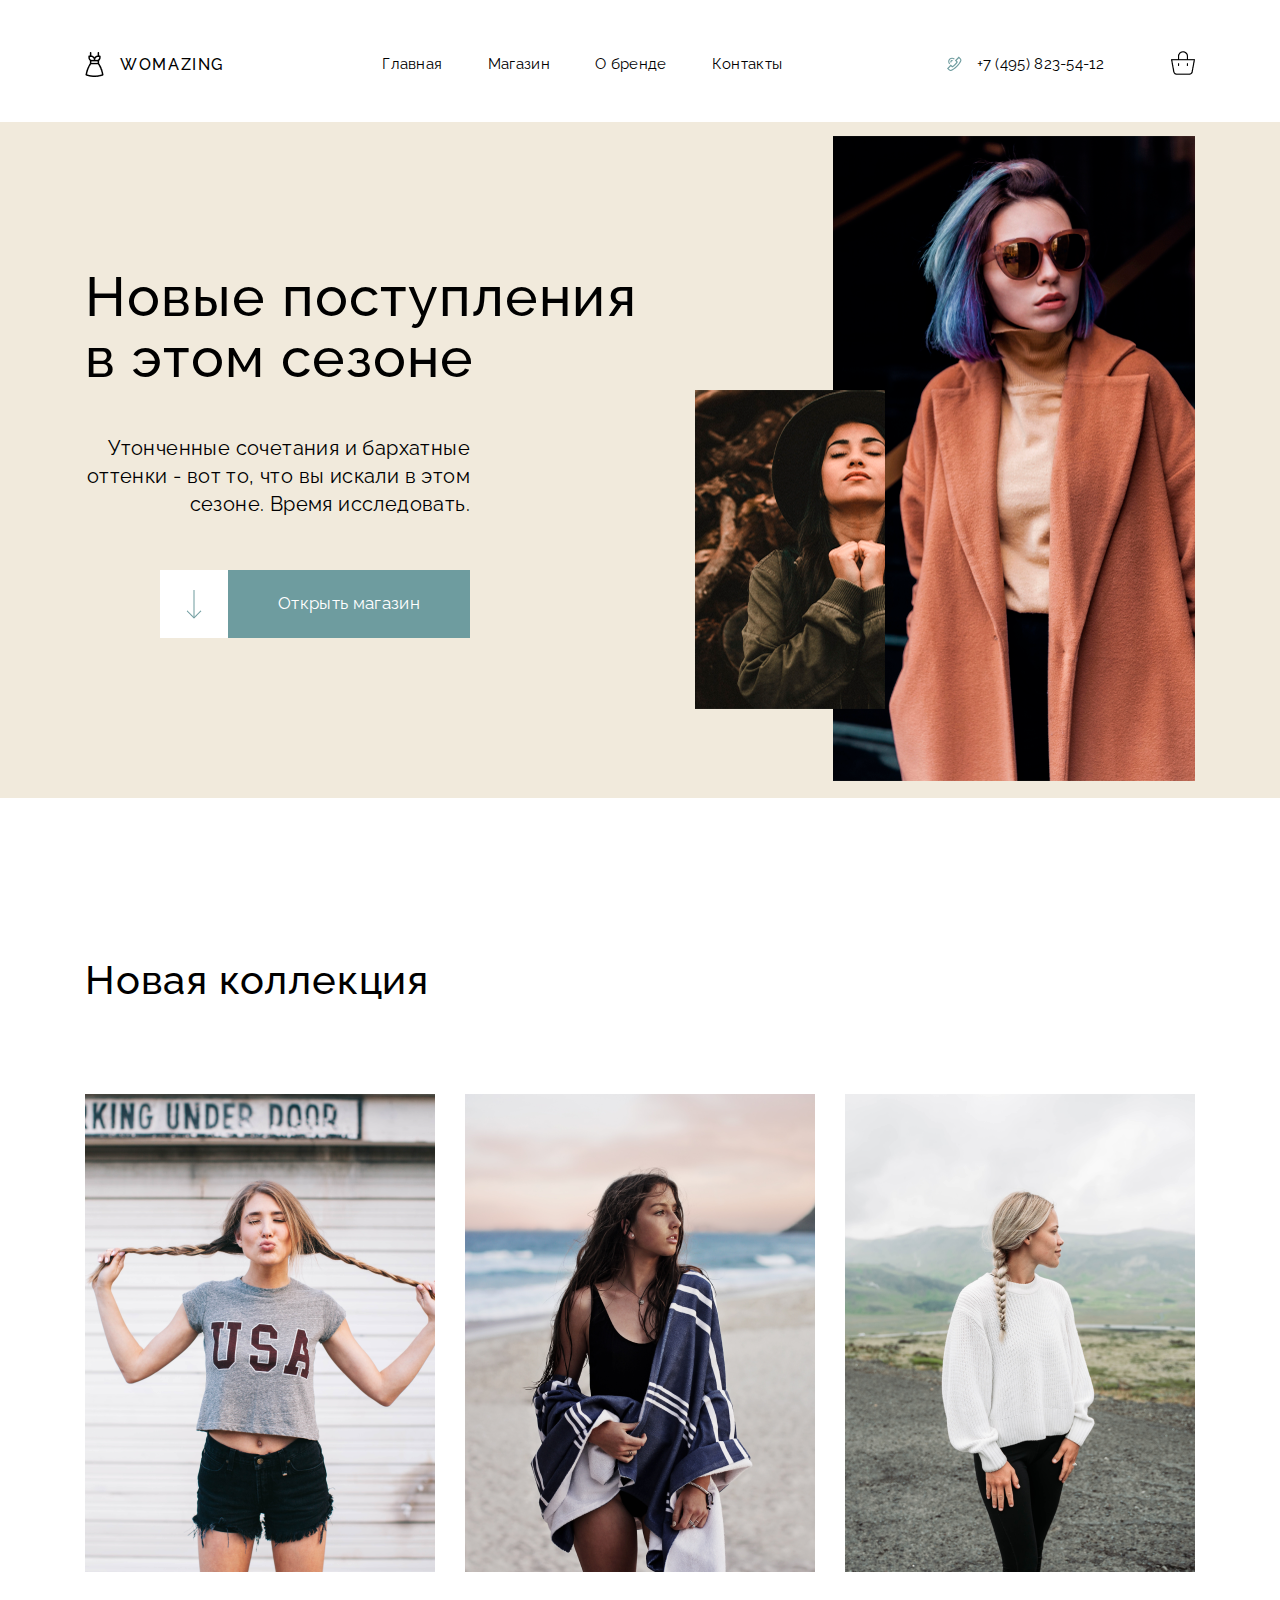
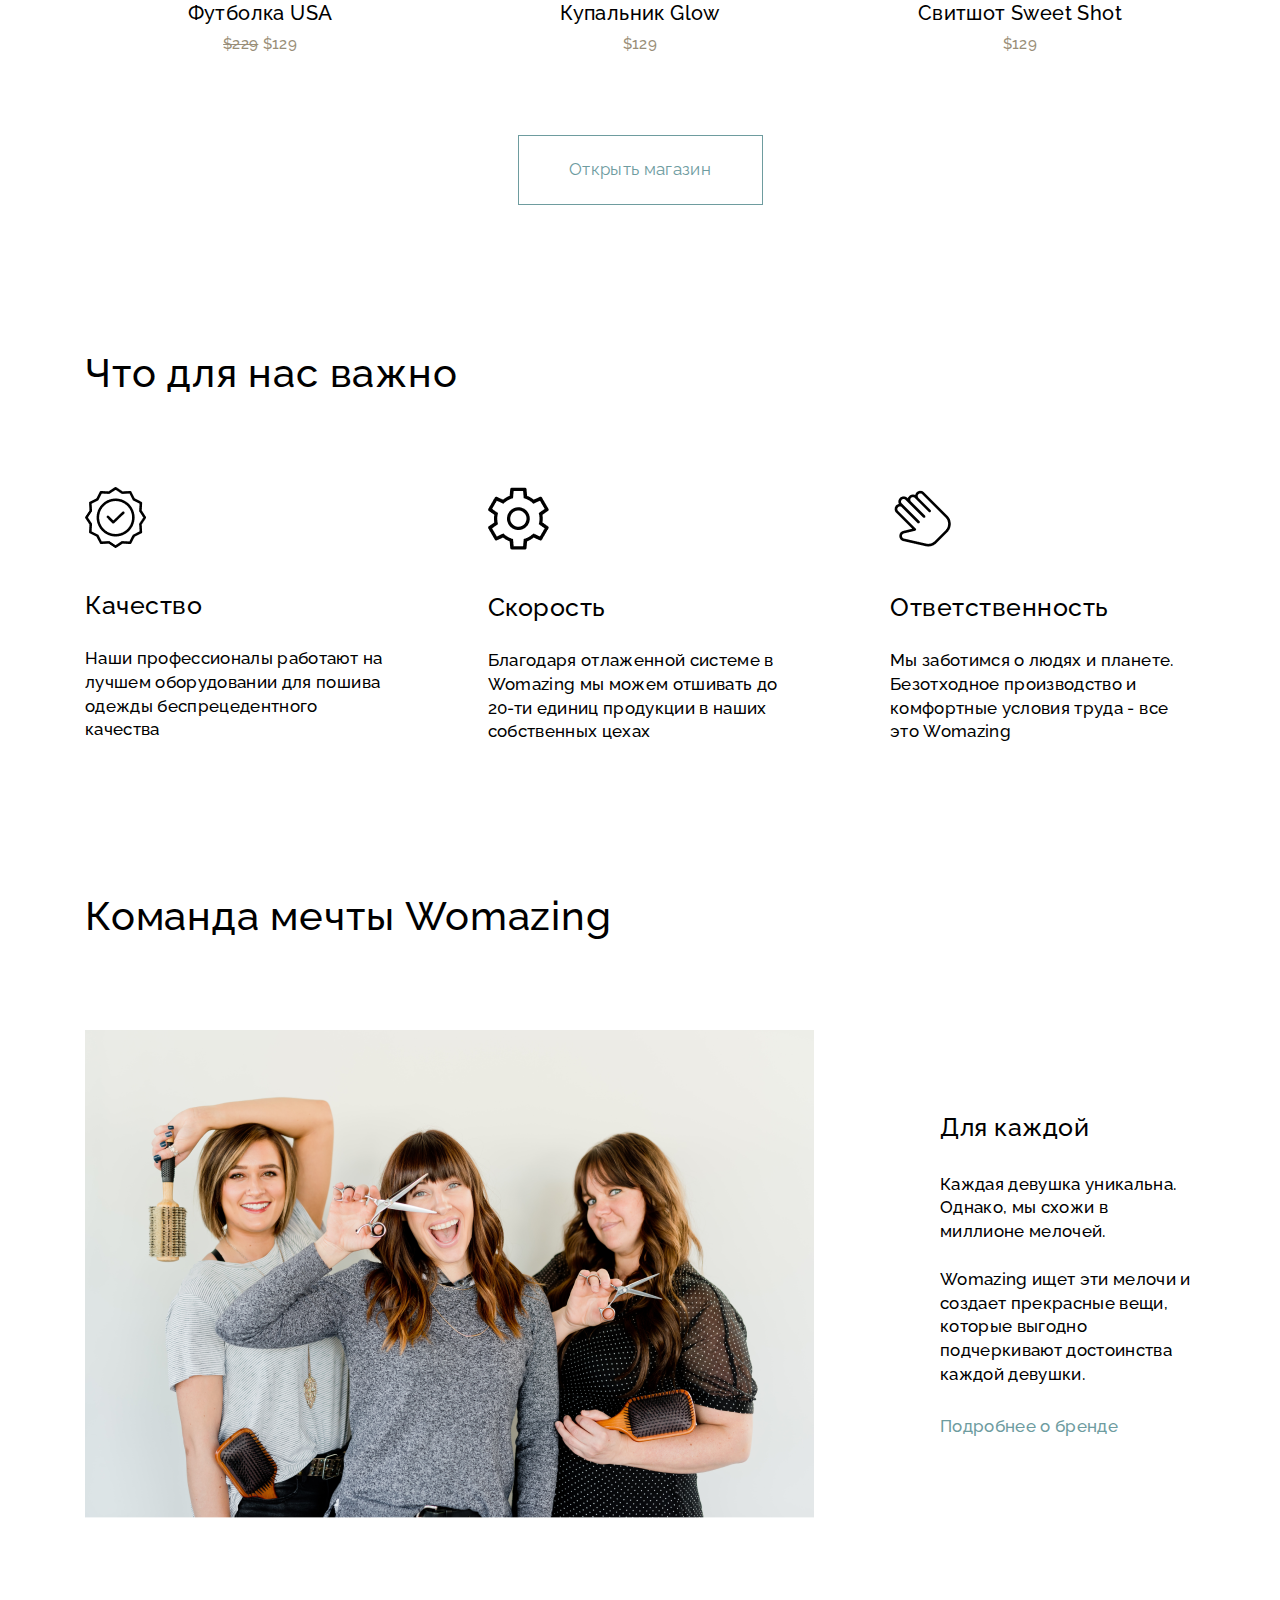
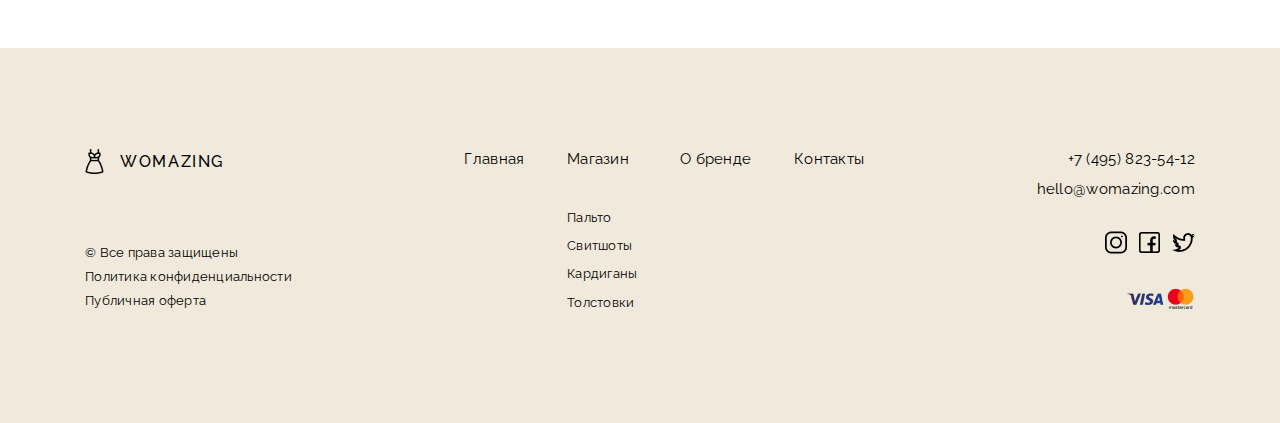
<file: Dyplom/index.html>
<!DOCTYPE html>
<html lang="en">

<head>
    <meta charset="UTF-8">
    <meta http-equiv="X-UA-Compatible" content="IE=edge">
    <meta name="viewport" content="width=device-width, initial-scale=1.0">
    <title>Document</title>
    <link rel="stylesheet" href="reset.css">
    <link rel="stylesheet" href="index.css">
    <link rel="preconnect" href="https://fonts.googleapis.com">
    <link rel="preconnect" href="https://fonts.gstatic.com" crossorigin>
    <link
        href="https://fonts.googleapis.com/css2?family=Bad+Script&family=Bona+Nova&family=Caveat:wght@600&family=Cormorant+Infant:wght@600&family=Raleway:wght@500&display=swap"
        rel="stylesheet">
</head>

<body>
    <header class="main-header">
        <nav class="main-navigation">

            <a class="logo" href="#">
                <img src="image/logo.png" alt="logo">
                <h1>WOMAZING</h1>
            </a>
            <ul class="site-navigation">
                <li><a href="index.html" class="current">Главная</a></li>
                <li><a href="shop.html" class="parent">Магазин</a></li>
                <li><a href="brend.html"  class="parent">О бренде</a></li>
                <li><a href="contacts.html"  class="parent">Контакты</a></li>
            </ul>
            <div class="phne">
                <div><a href="#" class="phne-img"></a></div>
                <p>+7 (495) 823-54-12</p>
                <a href="trash.html"><img src="image/basket.png" alt="basket"></a>
            </div>

        </nav>
    </header>
    <main>
        <section class="season">
            <div class="container-season">
                <div class="text-season">
                    <h2>Новые поступления в этом сезоне</h2>
                    <p>Утонченные сочетания и бархатные оттенки - вот то, что вы искали в этом сезоне. Время
                        исследовать.</p>
                    <a href="shop.html" class="shop-bttn">
                        <div class="arrow">
                            <img src="image/arrow.png" alt="arrow">
                        </div>
                        <div class="bttn-text">Открыть магазин</div>
                    </a>
                </div>
                <div class="pic-season">
                    <img src="image/girl.png" alt="girl">
                </div>
            </div>
        </section>
        <section class="collection">
            <div class="container-collection">
                <h2>Новая коллекция</h2>
                <ul class="product">
                    <li>
                        <a href="#" class="prdct"><img src="image/USA.png" alt="USA"></a>
                        <h3>Футболка USA</h3>
                        <p><s>$229</s> $129</p>
                    </li>
                    <li>
                        <a href="#" class="prdct"><img src="image/glow.png" alt="USA"></a>
                        <h3>Купальник Glow</h3>
                        <p>$129</p>
                    </li>
                    <li>
                        <a href="#" class="prdct"><img src="image/sweet.png" alt="USA"></a>
                        <h3>Свитшот Sweet Shot</h3>
                        <p>$129</p>
                    </li>
                </ul>
                <a href="shop.html">
                    <div class="bttn-text2">Открыть магазин</div>
                </a>
            </div>
        </section>
        <section class="benefits">
            <h2>Что для нас важно</h2>
            <div class="container-benefits">
                <div class="quality">
                    <img src="image/Vector1.png" alt="quality">
                    <h3>Качество</h3>
                    <p>Наши профессионалы работают на лучшем оборудовании для пошива одежды беспрецедентного качества
                    </p>
                </div>
                <div class="ball">
                    <img src="image/Vector2.png" alt="ball">
                    <h3>Скорость</h3>
                    <p>Благодаря отлаженной системе в Womazing мы можем отшивать до 20-ти единиц продукции в наших
                        собственных цехах</p>
                </div>
                <div class="hand">
                    <img src="image/Vector3.png" alt="hand">
                    <h3>Ответственность</h3>
                    <p>Мы заботимся о людях и планете. Безотходное производство и комфортные условия труда - все это
                        Womazing</p>
                </div>
            </div>
        </section>
        <section class="comand">
            <h2>Команда мечты Womazing</h2>
            <div class="container-comand">
                <img src="image/comand.png" alt="comand">
                <div class="comand-text">
                    <h3>Для каждой</h3>
                    <p>Каждая девушка уникальна. Однако, мы схожи в миллионе мелочей. <br><br>Womazing ищет эти мелочи и
                        создает прекрасные вещи, которые выгодно подчеркивают достоинства каждой девушки.</p>
                    <a href="brend.html">Подробнее о бренде</a>
                </div>
            </div>
        </section>
    </main>
    <footer>
        <section class="footer-menu">
            <div class="policy">
                <a class="footer-logo" href="#">
                    <img src="image/logo.png" alt="logo">
                    <h1>WOMAZING</h1>
                </a>
                <a class="public" href="#">© Все права защищены</a>
                <a class="public" href="#">Политика конфиденциальности</a>
                <a class="public" href="#">Публичная оферта</a>
            </div>
            <div class="footer-navigation">
                <div><a href="index.html"  class="current">Главная</a></div>
                <div>
                    <a href="shop.html" class="parent">Магазин</a>
                    <div class="shop">
                        <a href="#">Пальто</a>
                        <a href="#">Свитшоты</a>
                        <a href="#">Кардиганы</a>
                        <a href="#">Толстовки</a>
                    </div>
                </div>
                <div><a href="brend.html" class="parent">О бренде</a></div>
                <div><a href="contacts.html" class="parent">Контакты</a></div>
            </div>
            <div class="contact">
                <p class="phone">+7 (495) 823-54-12</p>
                <p class="mail">hello@womazing.com</p>
                <div class="social-media">
                    <a href="#"><img src="image/instagram.png" alt="instagram"></a>
                    <a href="#"><img src="image/facebook.png" alt="facebook"></a>
                    <a href="#"><img src="image/twitter.png" alt="twitter"></a>
                </div>
                <img src="image/visa-mastercard.png" alt="pay">
            </div>
        </section>
    </footer>
</body>

</html>
</file>
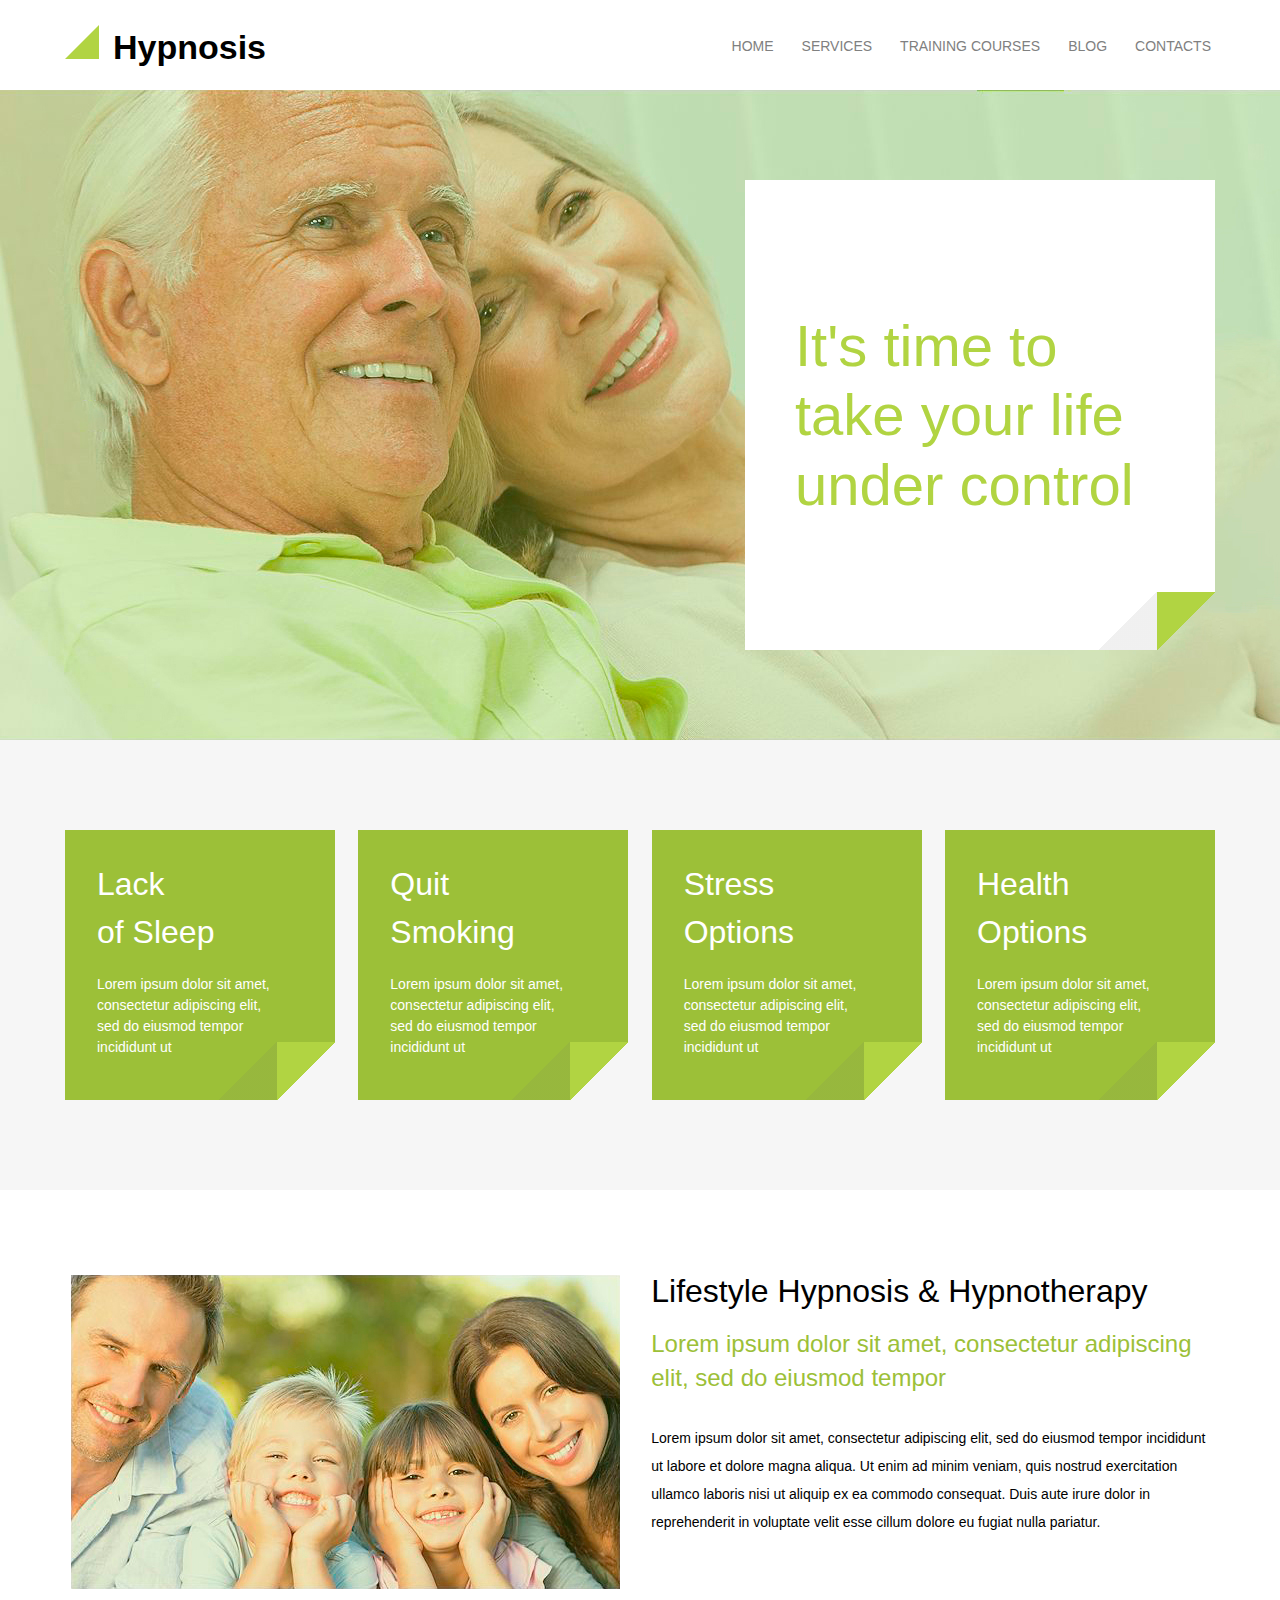
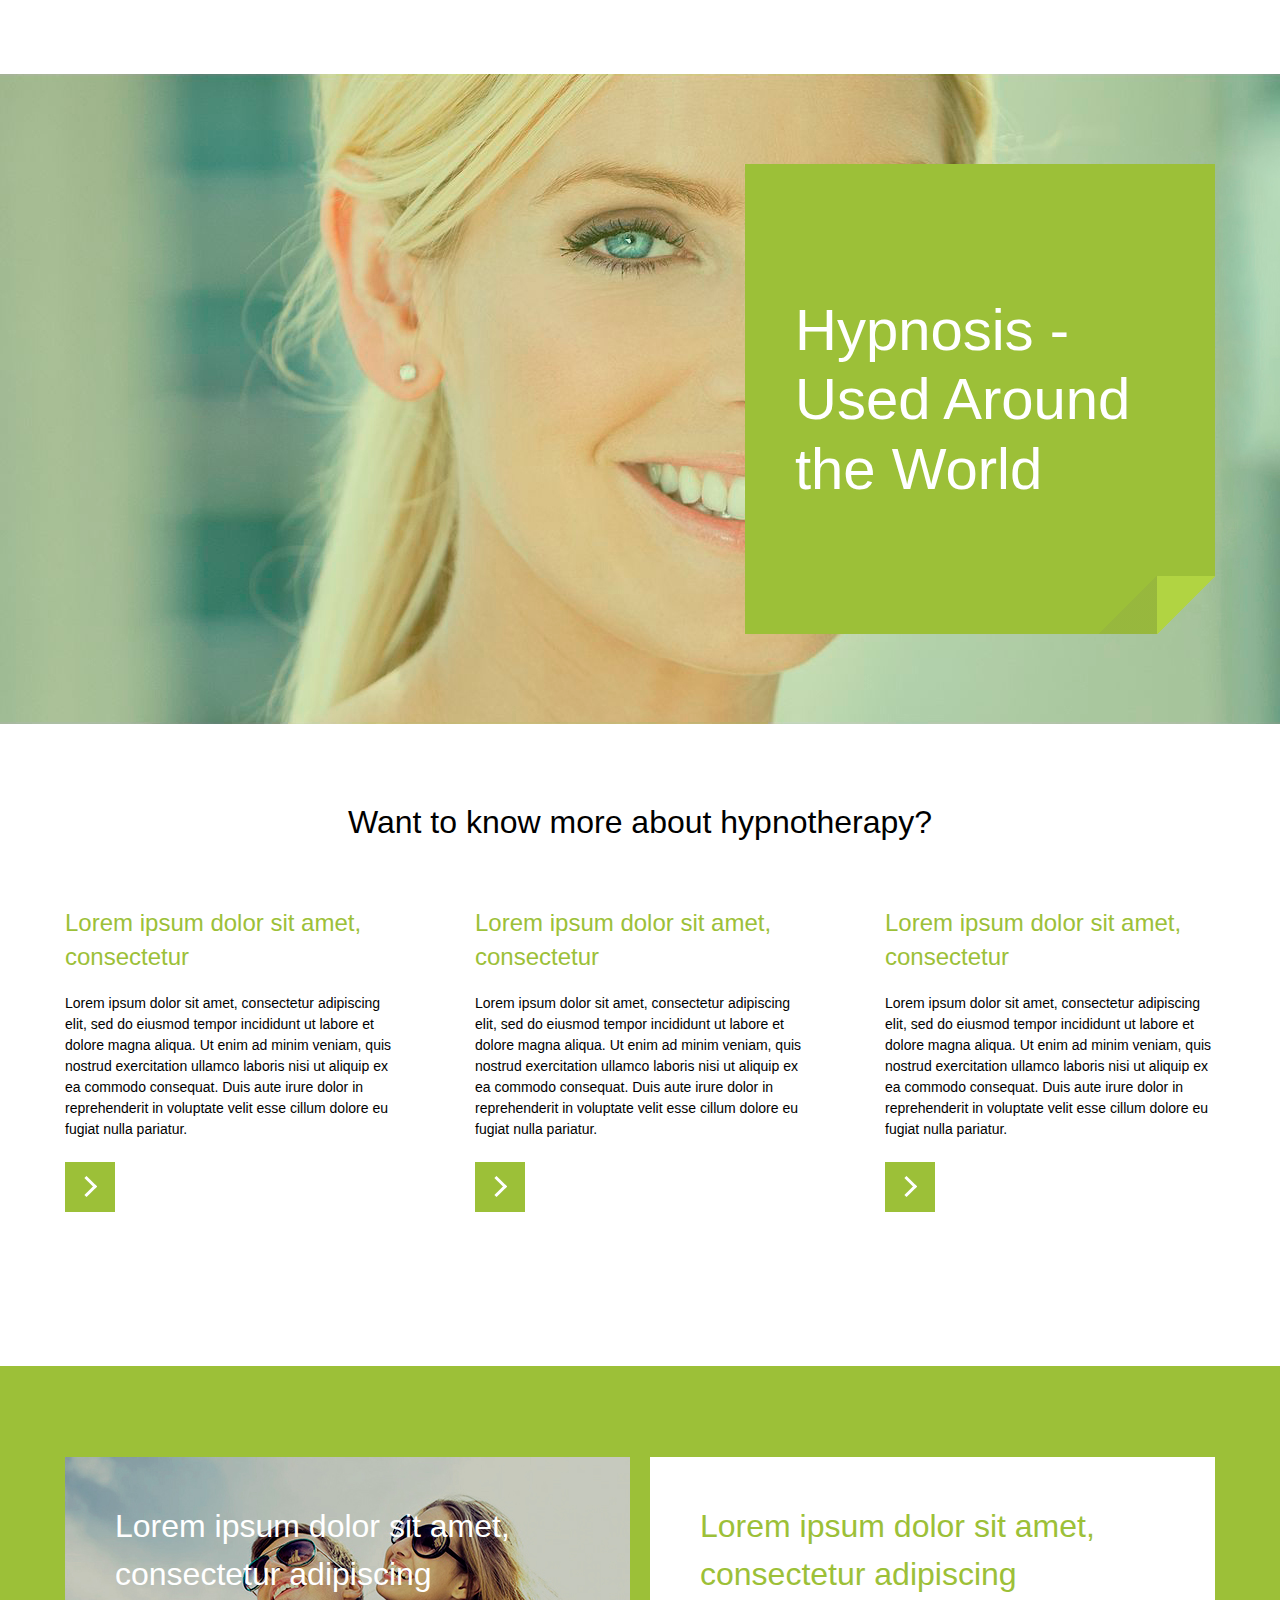
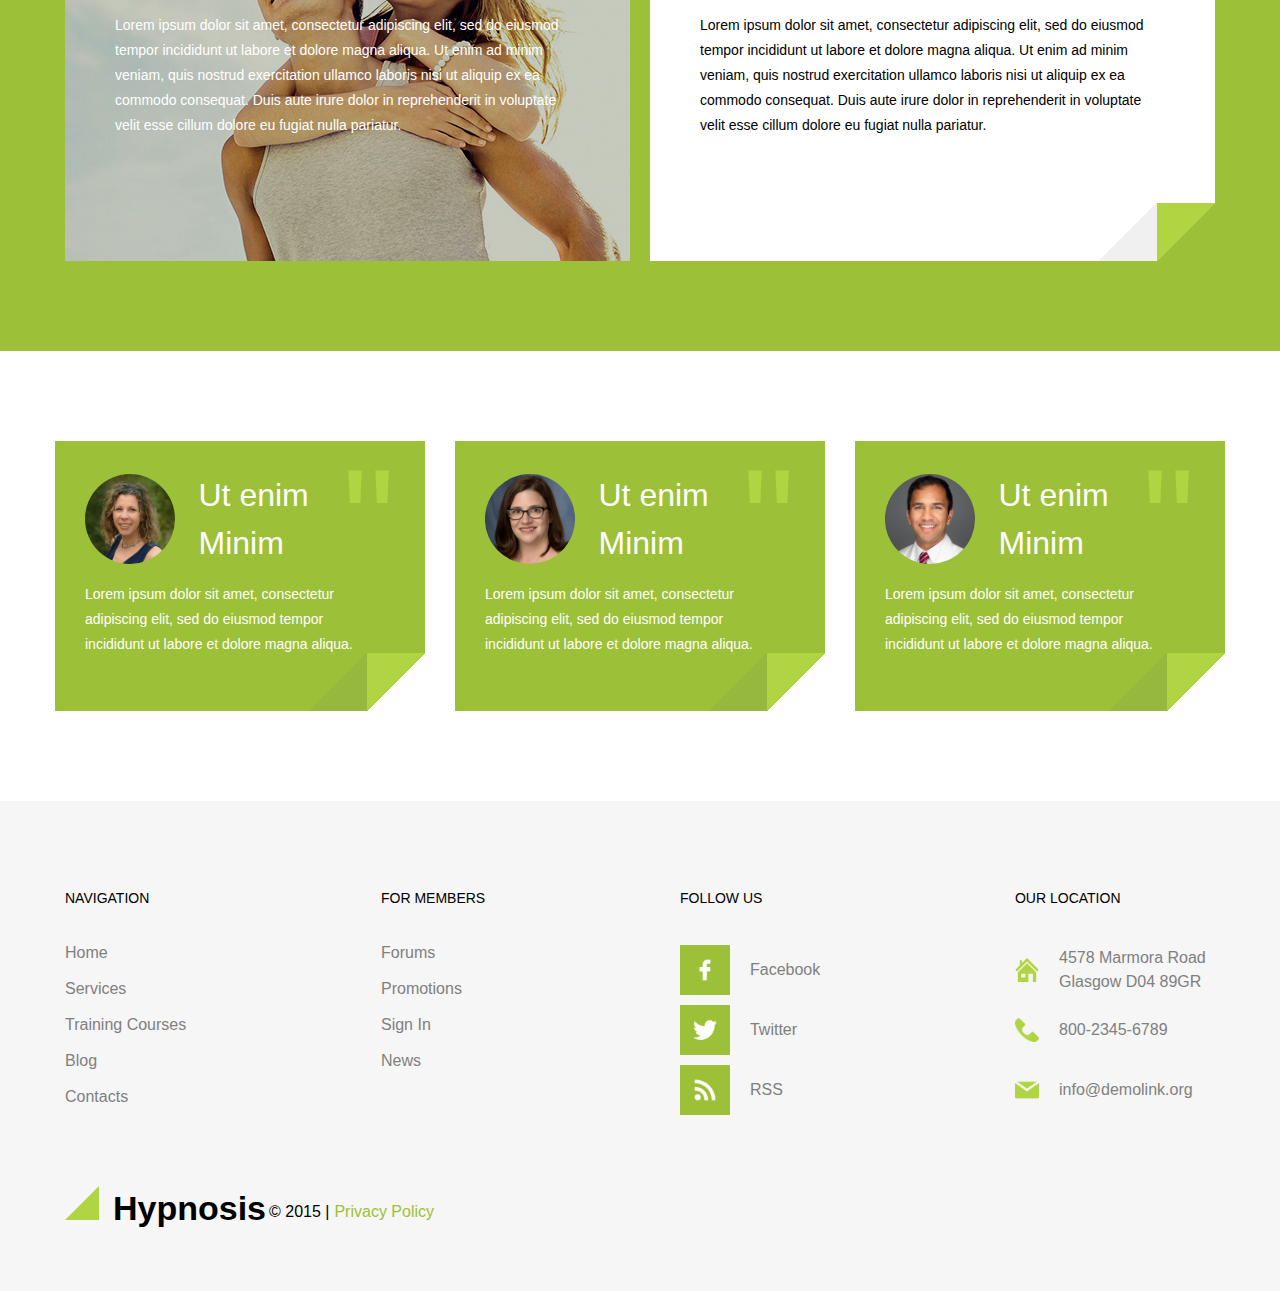
<file: FD-1, DZ11, Pavel Savitski/index.html>
<!DOCTYPE html>
<html lang="en">

<head>
    <meta charset="UTF-8">
    <meta http-equiv="X-UA-Compatible" content="IE=edge">
    <meta name="viewport" content="width=device-width, initial-scale=1.0">
    <title>Document</title>
    <link rel="stylesheet" href="reset.css">
    <link rel="stylesheet" href="style.css">
</head>

<body>
    <header id="home" class="main-header">
        <nav class="main-navigation">
            <a class="logo" href="#">
                <div class="triangle"></div>
                <h1>Hypnosis</h1>
            </a>
            <div class="site-navigation">
                <a href="#home">HOME</a>
                <a href="#services">SERVICES</a>
                <a href="#training">TRAINING COURSES</a>
                <a href="#blog">BLOG</a>
                <a href="#contacts">CONTACTS</a>
            </div>
        </nav>
    </header>
    <main>
        <section class="old">
            <div class="content-old">
                <div class="note-old">
                    <p class="text-old">It's time to take your life under control</p>
                </div>
            </div>
        </section>
        <section id="services" class="property">
            <div class="content-property">
                <a class="note-content" href="#Lack_of_Sleep">
                    <h2>Lack <br> of Sleep</h2>
                    <p>Lorem ipsum dolor sit amet, consectetur adipiscing elit, sed do eiusmod tempor incididunt ut</p>
                </a>
                <a class="note-content" href="#Quit_Smoking">
                    <h2>Quit <br> Smoking</h2>
                    <p>Lorem ipsum dolor sit amet, consectetur adipiscing elit, sed do eiusmod tempor incididunt ut</p>
                </a>
                <a class="note-content" href="#Stress_Option">
                    <h2>Stress <br> Options</h2>
                    <p>Lorem ipsum dolor sit amet, consectetur adipiscing elit, sed do eiusmod tempor incididunt ut</p>
                </a>
                <a class="note-content" href="#Health_Option">
                    <h2>Health <br> Options</h2>
                    <p>Lorem ipsum dolor sit amet, consectetur adipiscing elit, sed do eiusmod tempor incididunt ut</p>
                </a>
            </div>
        </section>
        <section class="family">
            <div class="content-family">
                <img src="image/family.jpg" alt="family">
                <div class="family-note">
                    <h2>Lifestyle Hypnosis & Hypnotherapy</h2>
                    <h3>Lorem ipsum dolor sit amet, consectetur adipiscing elit, sed do eiusmod tempor</h3>
                    <p>Lorem ipsum dolor sit amet, consectetur adipiscing elit, sed do eiusmod tempor incididunt ut
                        labore et dolore magna aliqua. Ut enim ad minim veniam, quis nostrud exercitation ullamco
                        laboris nisi ut aliquip ex ea commodo consequat. Duis aute irure dolor in reprehenderit in
                        voluptate velit esse cillum dolore eu fugiat nulla pariatur.</p>
                </div>
            </div>
        </section>
        <section class="girl">
            <div class="content-girl">
                <div class="note-girl">
                    <p class="text-girl">Hypnosis - Used Around the World</p>
                </div>
            </div>
        </section>
        <section id="training" class="hypnotherapy">
            <h2>Want to know more about hypnotherapy?</h2>
            <div class="content-hypnotherapy">
                <div class="note-hypnotherapy">
                    <h3>Lorem ipsum dolor sit amet, consectetur</h3>
                    <p>Lorem ipsum dolor sit amet, consectetur adipiscing elit, sed do eiusmod tempor incididunt ut
                        labore et dolore magna aliqua. Ut enim ad minim veniam, quis nostrud exercitation ullamco
                        laboris nisi ut aliquip ex ea commodo consequat. Duis aute irure dolor in reprehenderit in
                        voluptate velit esse cillum dolore eu fugiat nulla pariatur.</p>
                    <a href="">
                        <div class="arrow"></div>
                    </a>
                </div>
                <div class="note-hypnotherapy">
                    <h3>Lorem ipsum dolor sit amet, consectetur</h3>
                    <p>Lorem ipsum dolor sit amet, consectetur adipiscing elit, sed do eiusmod tempor incididunt ut
                        labore et dolore magna aliqua. Ut enim ad minim veniam, quis nostrud exercitation ullamco
                        laboris nisi ut aliquip ex ea commodo consequat. Duis aute irure dolor in reprehenderit in
                        voluptate velit esse cillum dolore eu fugiat nulla pariatur.</p>
                    <a href="">
                        <div class="arrow"></div>
                    </a>
                </div>
                <div class="note-hypnotherapy">
                    <h3>Lorem ipsum dolor sit amet, consectetur</h3>
                    <p>Lorem ipsum dolor sit amet, consectetur adipiscing elit, sed do eiusmod tempor incididunt ut
                        labore et dolore magna aliqua. Ut enim ad minim veniam, quis nostrud exercitation ullamco
                        laboris nisi ut aliquip ex ea commodo consequat. Duis aute irure dolor in reprehenderit in
                        voluptate velit esse cillum dolore eu fugiat nulla pariatur.</p>
                    <a href="">
                        <div class="arrow"></div>
                    </a>
                </div>
            </div>
        </section>
        <section class="two">
            <div class="content-two">
                <a href="#">
                    <div class="pic-two">
                        <h2>Lorem ipsum dolor sit amet, consectetur adipiscing</h3>
                            <p>Lorem ipsum dolor sit amet, consectetur adipiscing elit, sed do eiusmod tempor incididunt
                                ut labore et dolore magna aliqua. Ut enim ad minim veniam, quis nostrud exercitation
                                ullamco laboris nisi ut aliquip ex ea commodo consequat. Duis aute irure dolor in
                                reprehenderit in voluptate velit esse cillum dolore eu fugiat nulla pariatur.</p>
                    </div>
                </a>
                <div class="note-two">
                    <h2>Lorem ipsum dolor sit amet, consectetur adipiscing</h3>
                        <p>Lorem ipsum dolor sit amet, consectetur adipiscing elit, sed do eiusmod tempor incididunt ut
                            labore et dolore magna aliqua. Ut enim ad minim veniam, quis nostrud exercitation ullamco
                            laboris nisi ut aliquip ex ea commodo consequat. Duis aute irure dolor in reprehenderit in
                            voluptate velit esse cillum dolore eu fugiat nulla pariatur.</p>
                </div>
            </div>
        </section>
        <section id="blog" class="blog">
            <div class="blog-content">
                <div class="blog-note">
                    <div class="blog-note-head">
                        <img src="image/2022-sharon-leslie.png" alt="sharon">
                        <h2>Ut enim Minim</h2>
                        <p>"</p>
                    </div>
                    <p class="blog-note-text">Lorem ipsum dolor sit amet, consectetur adipiscing elit, sed do eiusmod
                        tempor incididunt ut
                        labore et dolore magna aliqua.
                    </p>
                </div>
                <div class="blog-note">
                    <div class="blog-note-head">
                        <img src="image/markham_merry-jennifer_headshot.jpg.png" alt="sharon">
                        <h2>Ut enim Minim</h2>
                        <p>"</p>
                    </div>
                    <p class="blog-note-text">Lorem ipsum dolor sit amet, consectetur adipiscing elit, sed do eiusmod
                        tempor incididunt ut
                        labore et dolore magna aliqua.
                    </p>
                </div>
                <div class="blog-note">
                    <div class="blog-note-head">
                        <img src="image/kedar-kirtane.png" alt="sharon">
                        <h2>Ut enim Minim</h2>
                        <p>"</p>
                    </div>
                    <p class="blog-note-text">Lorem ipsum dolor sit amet, consectetur adipiscing elit, sed do eiusmod
                        tempor incididunt ut
                        labore et dolore magna aliqua.
                    </p>
                </div>
            </div>
        </section>
    </main>
    <footer>
        <div id="contacts" class="contacts">
            <div class="navigation">
                <h3>NAVIGATION</h3>
                <ul>
                    <li><a href="#home">Home</a></li>
                    <li><a href="#services">Services</a></li>
                    <li><a href="#training">Training Courses</a></li>
                    <li><a href="#blog">Blog</a></li>
                    <li><a href="#contacts">Contacts</a></li>
                </ul>
            </div>
            <div class="members">
                <h3>FOR MEMBERS</h3>
                <ul>
                    <li><a href="#">Forums</a></li>
                    <li><a href="#">Promotions</a></li>
                    <li><a href="#">Sign In</a></li>
                    <li><a href="#">News</a></li>
                </ul>
            </div>
            <div class="follow">
                <h3>FOLLOW US</h3>
                <ul>
                    <li class="social-media">
                        <a href="#">
                            <div>
                                <img src="image/facebook.png" alt="facebook">
                            </div>
                            <p>Facebook</p>
                        </a>
                    </li>
                    <li class="social-media">
                        <a href="#">
                            <div>
                                <img src="image/twitter.png" alt="twitter">
                            </div>
                            <p>Twitter</p>
                        </a>
                    </li>
                    <li class="social-media">
                        <a href="#">
                            <div>
                                <img src="image/rss.png" alt="rss">
                            </div>
                            <p>RSS</p>
                        </a>
                    </li>
                </ul>
            </div>
            <div class="location">
                <h3>OUR LOCATION</h3>
                <ul>
                    <li class="house">
                        <div>
                            <img src="image/house.png" alt="house">
                            <p>4578 Marmora Road Glasgow D04 89GR</p>
                        </div>
                    </li>
                    <li class="house">
                        <div>
                            <img src="image/telephone.png" alt="telephone">
                            <p>800-2345-6789</p>
                        </div>
                    </li>
                    <li class="house">
                        <div>
                            <img src="image/email.png" alt="house">
                            <p>info@demolink.org</p>
                        </div>
                    </li>
                </ul>
            </div>
        </div>
        <div class="privacy">
            <a class="logo" href="#">
                <div class="triangle"></div>
                <h1>Hypnosis</h1>
            </a>
            <div class="policy">
                <p>&copy 2015 | </p>
                <a href="#">Privacy Policy</a>
            </div>            
        </div>
    </footer>
</body>

</html>
</file>
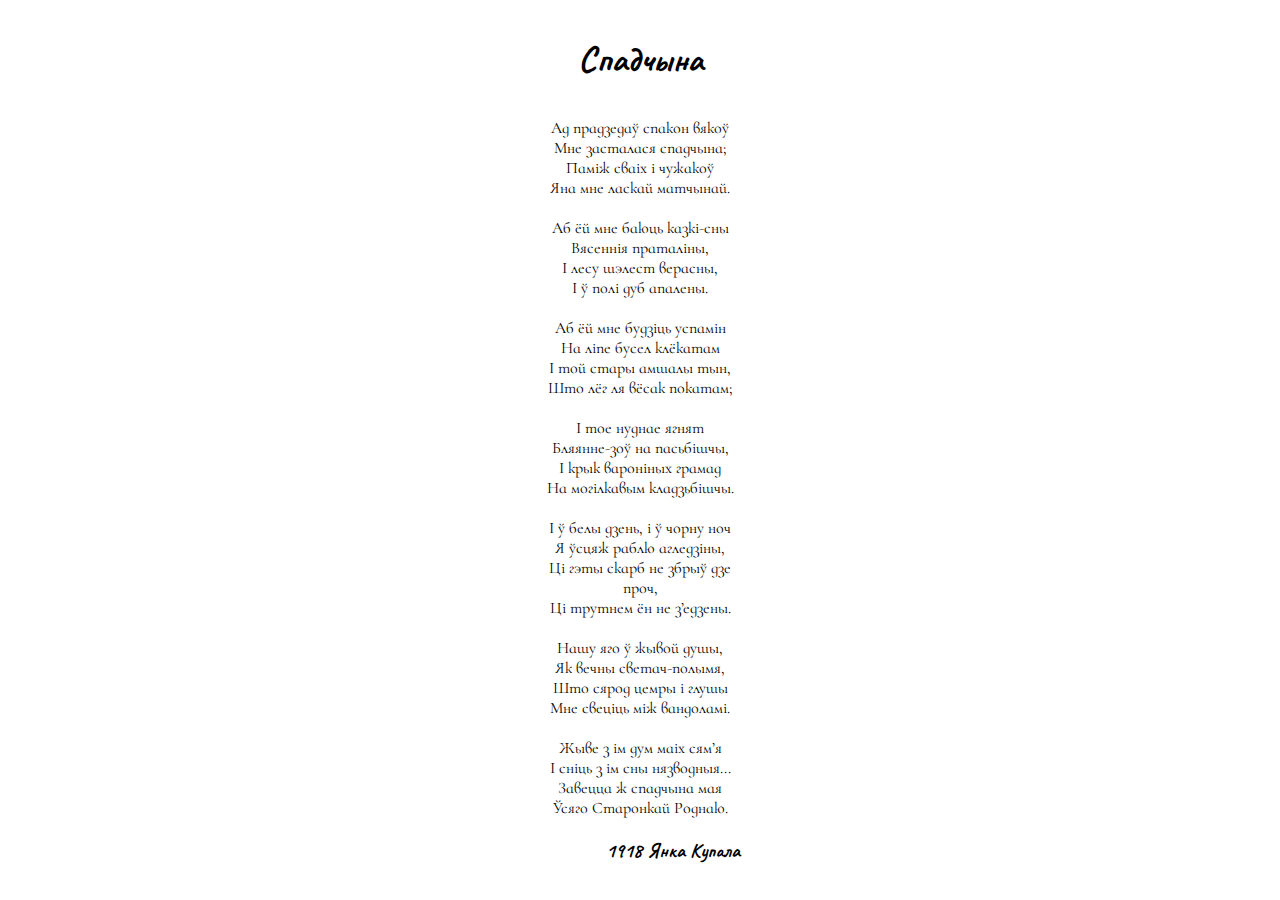
<file: FD-1, DZ1, Pavel Savitski/FONT_GWF.html>
<!DOCTYPE html>
<html lang="en">
<head>
    <meta charset="UTF-8">
    <meta http-equiv="X-UA-Compatible" content="IE=edge">
    <meta name="viewport" content="width=device-width, initial-scale=1.0">
    <title>Document</title>
    <link rel="preconnect" href="https://fonts.googleapis.com">
    <link rel="preconnect" href="https://fonts.gstatic.com" crossorigin>
    <link href="https://fonts.googleapis.com/css2?family=Bad+Script&family=Caveat:wght@600&family=Cormorant+Infant:wght@500&display=swap" rel="stylesheet">
    <link rel="preconnect" href="https://fonts.googleapis.com">
    <link rel="preconnect" href="https://fonts.gstatic.com" crossorigin>
    <link href="https://fonts.googleapis.com/css2?family=Bad+Script&family=Bona+Nova&family=Caveat:wght@600&family=Cormorant+Infant:wght@500;600&display=swap" rel="stylesheet">
</head>
<body>
    <div style="border: 1px; width:200px; margin:0 auto;">
     <p style="font-family: caveat; font-size: 36px; text-align: center; font-weight: bold;">Спадчына</p>
     <p style="font-family: Cormorant Infant; text-align: center; font-size: 36 px;">
        Ад прадзедаў спакон вякоў<br>
        Мне засталася спадчына;<br>      
        Паміж сваіх і чужакоў<br>        
        Яна мне ласкай матчынай.<br><br>        
        
        Аб ёй мне баюць казкі-сны<br>        
        Вясеннія праталіны,<br>        
        І лесу шэлест верасны,<br>        
        І ў полі дуб апалены.<br><br>        
        
        Аб ёй мне будзіць успамін<br>       
        На ліпе бусел клёкатам<br>       
        І той стары амшалы тын,<br>        
        Што лёг ля вёсак покатам;<br><br>         
        
        І тое нуднае ягнят<br>        
        Бляянне-зоў на пасьбішчы,<br>        
        І крык вароніных грамад<br>       
        На могілкавым кладзьбішчы.<br><br>         
        
        І ў белы дзень, і ў чорну ноч<br>        
        Я ўсцяж раблю агледзіны,<br>        
        Ці гэты скарб не збрыў дзе проч,<br>        
        Ці трутнем ён не з’едзены.<br><br>     
        
        Нашу яго ў жывой душы,<br>        
        Як вечны светач-полымя,<br>        
        Што сярод цемры і глушы<br>        
        Мне свеціць між вандоламі.<br><br>         
        
        Жыве з ім дум маіх сям’я<br>        
        І сніць з ім сны нязводныя...<br>        
        Завецца ж спадчына мая<br>        
        Ўсяго Старонкай Роднаю.
     </p>
     <p style="font-family: caveat; font-size: 20px; text-align: right; font-weight: bold;">1918 Янка Купала</p>
    </div>
</body>
</html>
</file>
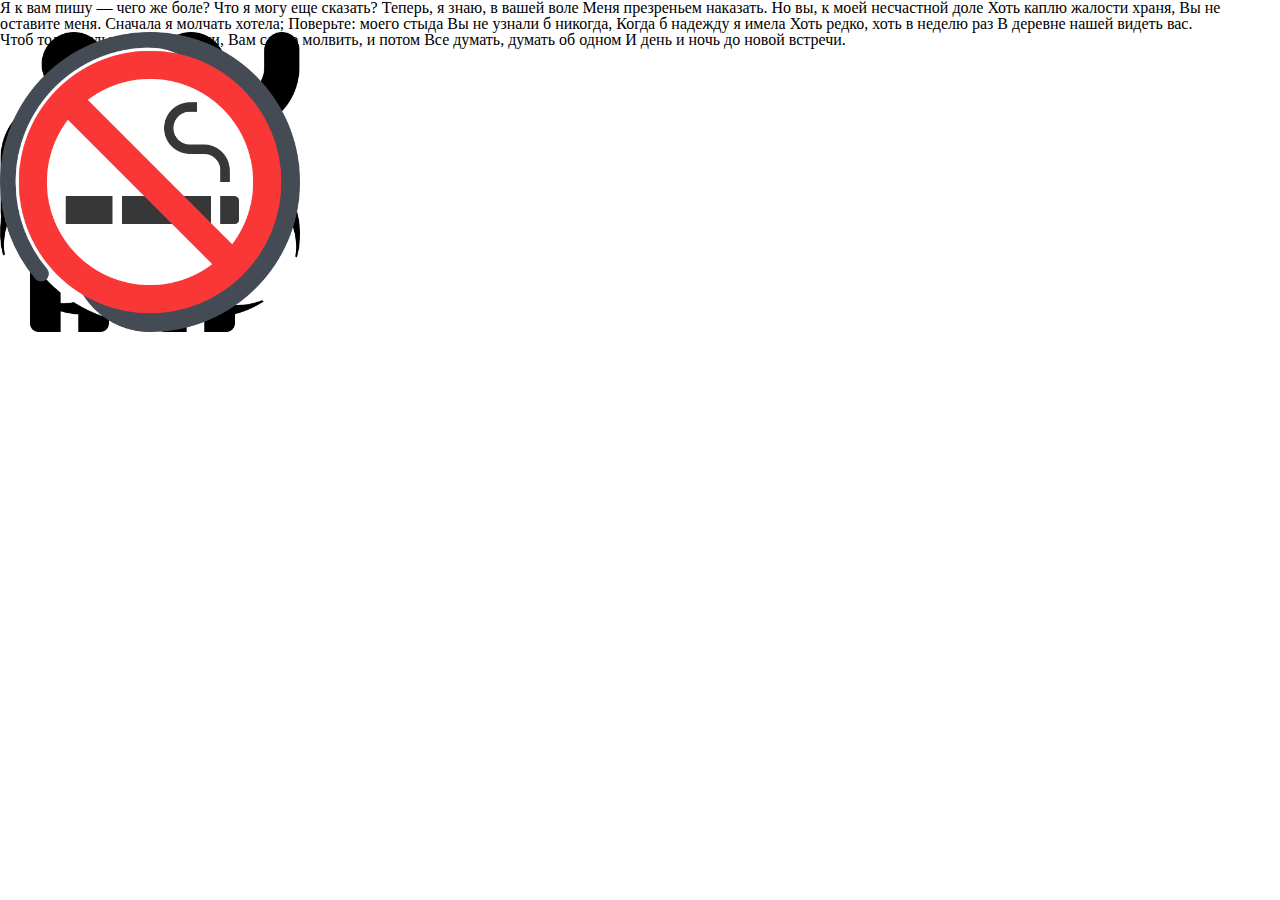
<file: FD-1, DZ10, Pavel Savitski/MAKET_ABS.html>
<!DOCTYPE html>
<html lang="en">

<head>
    <meta charset="UTF-8">
    <meta http-equiv="X-UA-Compatible" content="IE=edge">
    <meta name="viewport" content="width=device-width, initial-scale=1.0">
    <title>Document</title>
    <link rel="stylesheet" href="reset.css">
    <link rel="stylesheet" href="style.css">
</head>

<body>
    <div>Я к вам пишу — чего же боле?
        Что я могу еще сказать?
        Теперь, я знаю, в вашей воле
        Меня презреньем наказать.
        Но вы, к моей несчастной доле
        Хоть каплю жалости храня,
        Вы не оставите меня.
        Сначала я молчать хотела;
        Поверьте: моего стыда
        Вы не узнали б никогда,
        Когда б надежду я имела
        Хоть редко, хоть в неделю раз
        В деревне нашей видеть вас.</div>
    <div>
        <div class="">
            <img src="biohazard.png" alt="biohazard">
            <img src="teamwork.png" alt="teamwork">
        </div>
        <div>
            <img src="ying-yang.png" alt="ying-yang">
        </div>
    </div>
    <div>
        <img src="no-smoke.png" alt="no-smoke">
    </div>
    <div>Чтоб только слышать ваши речи,
        Вам слово молвить, и потом
        Все думать, думать об одном
        И день и ночь до новой встречи.</div>    

</body>

</html>
</file>
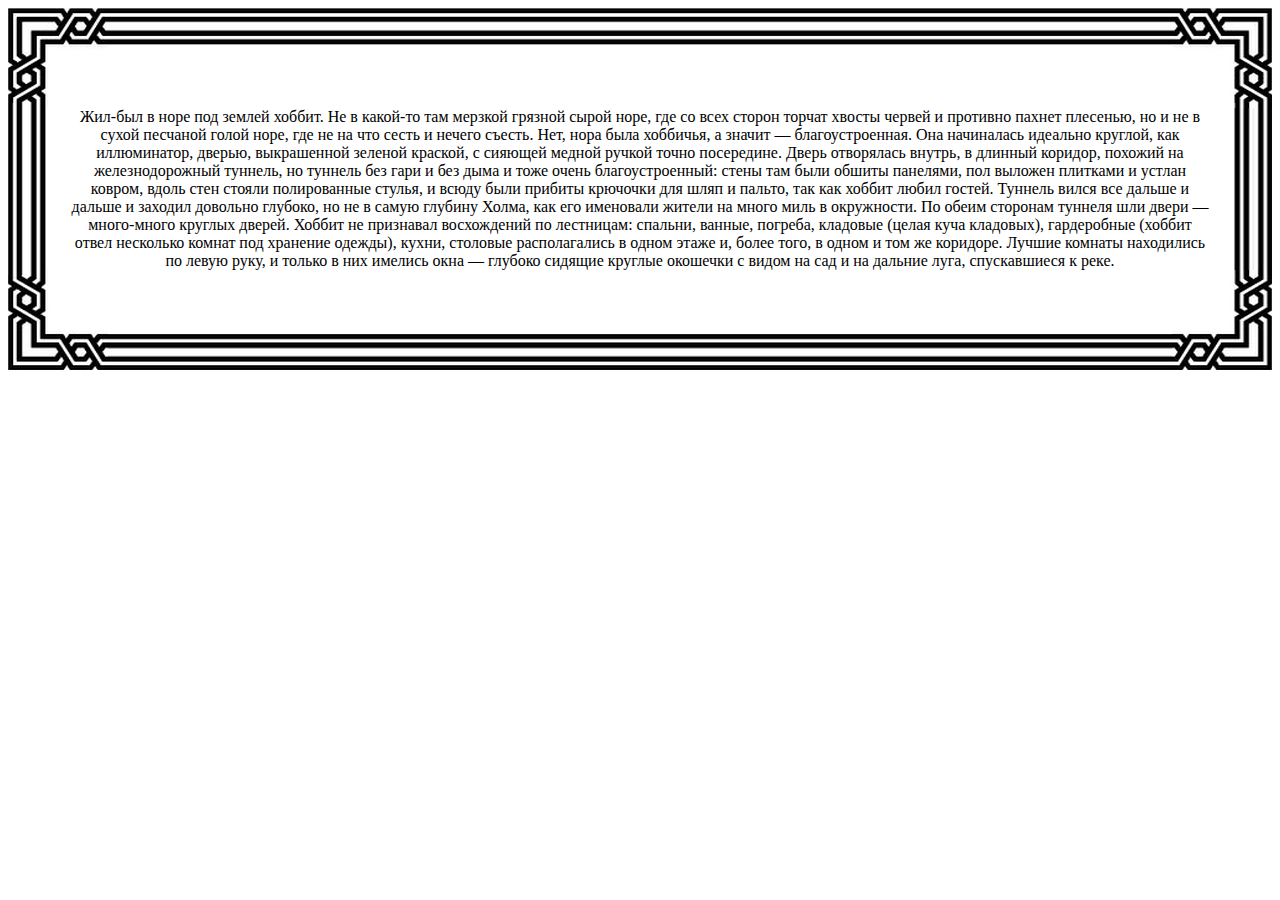
<file: FD-1, DZ2, Pavel Savitski/DIV_FRAME.html>
<!DOCTYPE html>
<html lang="en">
<head>
    <meta charset="UTF-8">
    <meta http-equiv="X-UA-Compatible" content="IE=edge">
    <meta name="viewport" content="width=device-width, initial-scale=1.0">
    <title>Document</title>
</head>
<body>
    <div style="background: url(images/ramka-center-left.png); background-repeat: repeat-y;">
        <div style="background: url(images/ramka-center-top.png); background-repeat: repeat-x;">
            <div style="background: url(images/ramka-center-right.png); background-repeat: repeat-y; background-position: right;">
                <div style="background: url(images/ramka-center-bottom.png); background-repeat: repeat-x; background-position: bottom;">
                    <div style="background: url(images/ramka-top-left.png); background-repeat: no-repeat; background-position: left top;">
                        <div style="background: url(images/ramka-top-right.png); background-repeat: no-repeat; background-position: right top;">
                            <div style="background: url(images/ramka-bottom-left.png); background-repeat: no-repeat; background-position: left bottom;">
                                <div style="background: url(images/ramka-bottom-right.png); background-repeat: no-repeat; background-position: bottom right;">
                                    <div style="padding: 100px 60px 100px 60px; text-align: center;">Жил-был в норе под землей хоббит. Не в какой-то там мерзкой грязной сырой норе, где со всех сторон торчат хвосты червей и противно пахнет плесенью, но и не в сухой песчаной голой норе, где не на что сесть и нечего съесть. Нет, нора была хоббичья, а значит — благоустроенная. Она начиналась идеально круглой, как иллюминатор, дверью, выкрашенной зеленой краской, с сияющей медной ручкой точно посередине. Дверь отворялась внутрь, в длинный коридор, похожий на железнодорожный туннель, но туннель без гари и без дыма и тоже очень благоустроенный: стены там были обшиты панелями, пол выложен плитками и устлан ковром, вдоль стен стояли полированные стулья, и всюду были прибиты крючочки для шляп и пальто, так как хоббит любил гостей. Туннель вился все дальше и дальше и заходил довольно глубоко, но не в самую глубину Холма, как его именовали жители на много миль в окружности. По обеим сторонам туннеля шли двери — много-много круглых дверей. Хоббит не признавал восхождений по лестницам: спальни, ванные, погреба, кладовые (целая куча кладовых), гардеробные (хоббит отвел несколько комнат под хранение одежды), кухни, столовые располагались в одном этаже и, более того, в одном и том же коридоре. Лучшие комнаты находились по левую руку, и только в них имелись окна — глубоко сидящие круглые окошечки с видом на сад и на дальние луга, спускавшиеся к реке.</div>                                
                                </div>
                            </div>
                        </div>
                    </div>
                </div>
            </div> 
        </div>         
    </div>
</body>
</html>
</file>
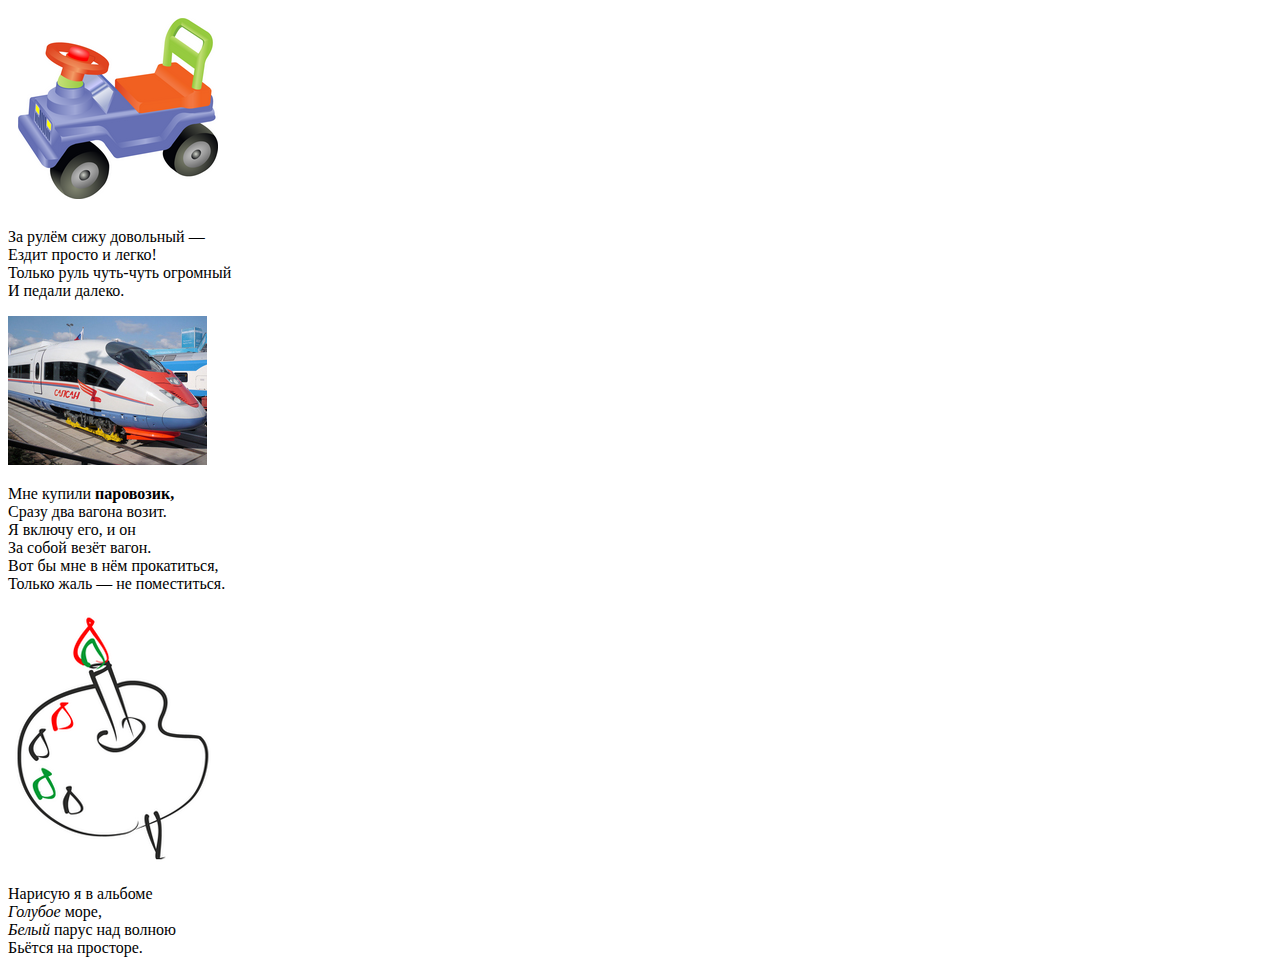
<file: FD-1, DZ3, Pavel Savitski/childbook.html>
<!DOCTYPE html>
<html lang="en">
<head>
    <meta charset="UTF-8">
    <meta http-equiv="X-UA-Compatible" content="IE=edge">
    <meta name="viewport" content="width=device-width, initial-scale=1.0">
    <title>Document</title>
    <link rel="shortcut icon" href="images/childbook-3.ico" type="image/x-icon">
    <style>
         img.jpg {border: 1px; solid: red}
    </style>
</head>
<body>
    <img src="images/childbook-1.png" alt="car"> <!-- Для этой картинки подходит формат .png, тк кроме машинки изображений нет. Остальная часть изображения - это однородный прозрачный фон, который можно использовать при вёрстке -->
    <p>За рулём сижу довольный &mdash; <br>
       Ездит просто и легко! <br>
       Только руль чуть-чуть огромный <br>
       И педали далеко. <br>
    </p>
    <img src="images/childbook-2.jpg" alt="train"> <!-- Для этой картинки подходит формат .jpg, тк изображение однородно -->
    <p>Мне купили <b>паровозик,</b> <br>
       Сразу два вагона возит. <br>
       Я включу его, и он <br>
       За собой везёт вагон. <br>
       Вот бы мне в нём прокатиться, <br>
       Только жаль &mdash; не поместиться. <br>
    </p>
    <img src="images/childbook-3.ico" alt="train"> <!-- Для этой картинки подходит формат .ico, тк изображение простое и его можно использовать например для иконки в адресной строке браузера  -->
    <p>Нарисую я в альбоме <br>
       <i>Голубое</i> море, <br>
       <i>Белый</i> парус над волною <br>
       Бьётся на просторе. <br>
     </p>
</body>
</html>

<!-- Изначальный файл в .png, тк он как формат содержит больше информации и проще работать с прозрачностью и фонами. Единственная проблема, что картинка из домашки изначально имеет белый, а не прозрачный фон -->
</file>
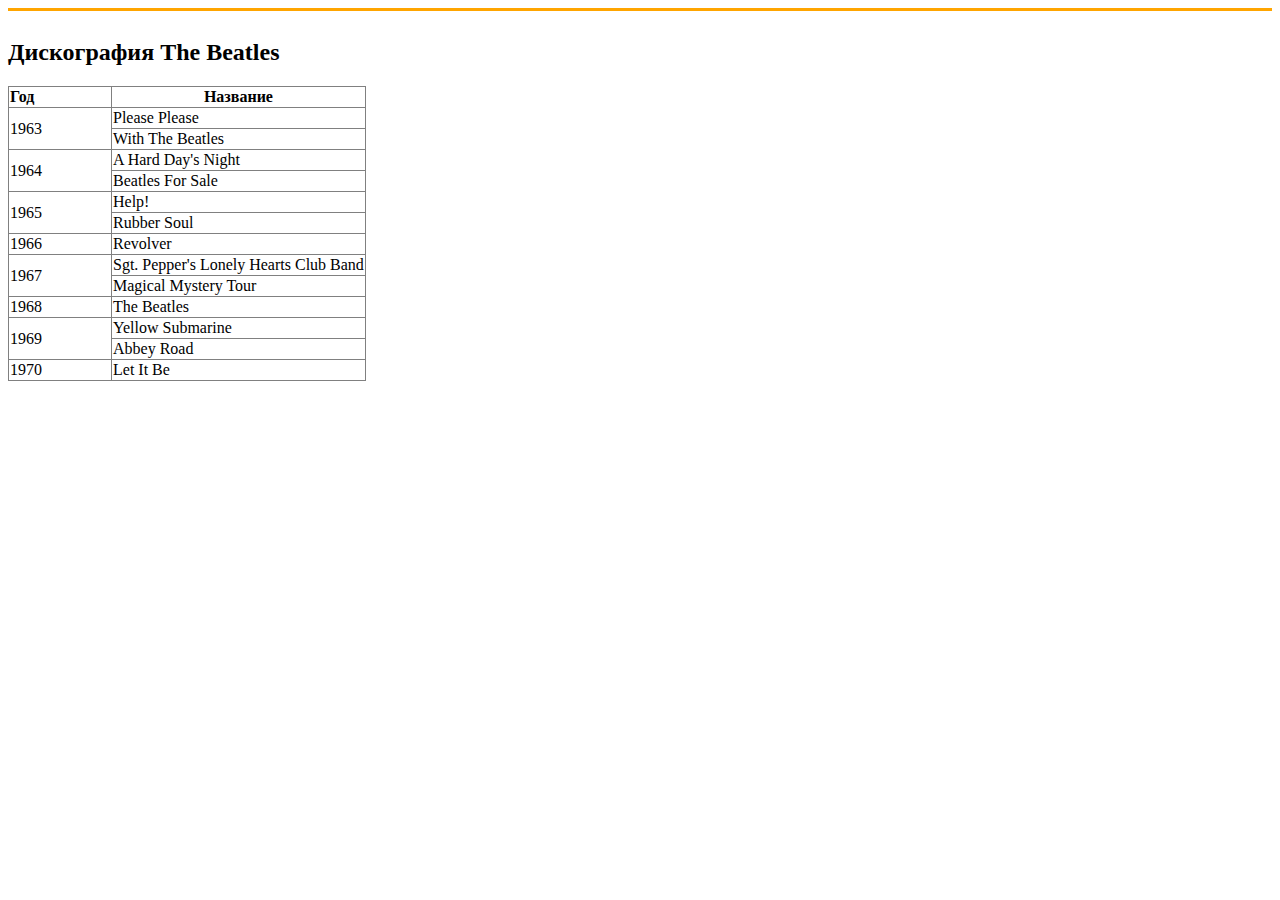
<file: FD-1, DZ4, Pavel Savitski/Beatles.html>
<!DOCTYPE html>
<html lang="en">
<head>
    <meta charset="UTF-8">
    <meta http-equiv="X-UA-Compatible" content="IE=edge">
    <meta name="viewport" content="width=device-width, initial-scale=1.0">
    <title>Document</title>
</head>
<body>
    <hr size="3" color="orange">
    <table border=1 style="border-collapse:collapse">
        <caption style="font-size: x-large; font-weight: bold; padding-bottom: 20px; padding-top: 20px; Text-align: left;">Дискография The Beatles</caption>
        <thead>
            <tr>
                <th style="width: 100px; Text-align: left;">Год</th>
                <th>Название</th>
            </tr>
        </thead>
        <tbody>
            <tr>
                <td rowspan="2">1963</td>
                <td>Please Please</td>                
            </tr>
            <tr>
                <td>With The Beatles</td>                
            </tr>
            <tr>
                <td rowspan="2">1964</td>
                <td>A Hard Day's Night</td>                
            </tr>
            <tr>
                <td>Beatles For Sale</td>                
            </tr>
            <tr>
                <td rowspan="2">1965</td>
                <td>Help!</td>                
            </tr>
            <tr>
                <td>Rubber Soul</td>                
            </tr>
            <tr>
                <td>1966</td>
                <td>Revolver</td>                
            </tr>
            <tr>
                <td rowspan="2">1967</td>
                <td>Sgt. Pepper's Lonely Hearts Club Band</td>                
            </tr>
            <tr>
                <td>Magical Mystery Tour</td>                
            </tr>
            <tr>
                <td>1968</td>
                <td>The Beatles</td>                
            </tr>
            <tr>
                <td rowspan="2">1969</td>
                <td>Yellow Submarine</td>                
            </tr>
            <tr>
                <td>Abbey Road</td>                
            </tr>
            <tr>
                <td>1970</td>
                <td>Let It Be</td>                
            </tr>
        </tbody>
    </table>
</body>
</html>
</file>
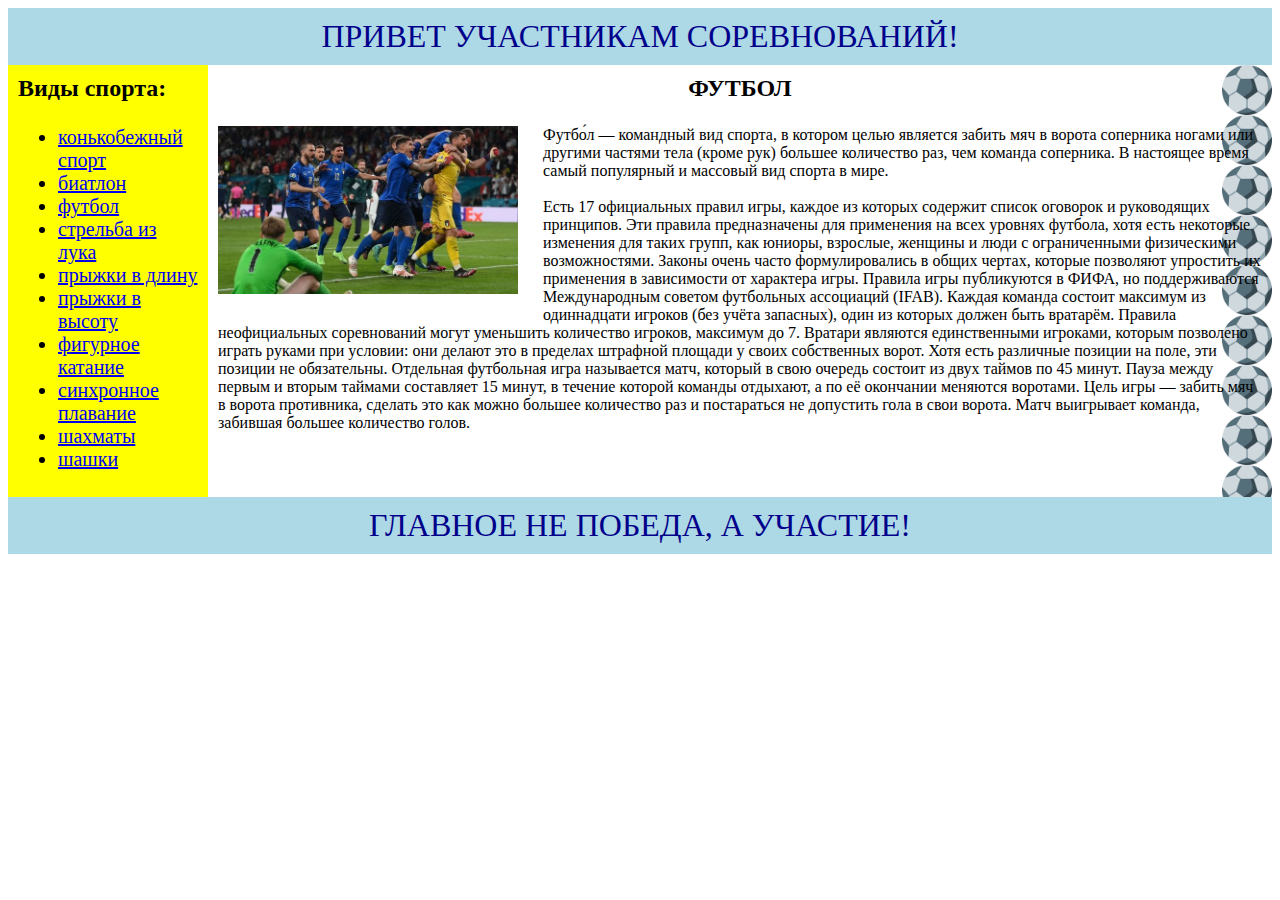
<file: FD-1, DZ5, Pavel Savitski/MAKET_DIV.html>
<!DOCTYPE html>
<html lang="en">
<head>
    <meta charset="UTF-8">
    <meta http-equiv="X-UA-Compatible" content="IE=edge">
    <meta name="viewport" content="width=device-width, initial-scale=1.0">
    <title>Document</title>
    <style>
        li {font-size: 20px;}
        [background-image] {opacity: 0.5;}
    </style>
</head>
<body>
    <div style="font-size: xx-large; text-align: center; background-color: lightblue; color: darkblue; padding: 10px;" >ПРИВЕТ УЧАСТНИКАМ СОРЕВНОВАНИЙ!</div>
       <div style="border-left: 200px solid yellow; background-image: url('soccer-ball.png'); background-position: right top; background-repeat: repeat-y; background-size: 50px;">
        <div style="width: 180px; float: left; margin-left: -200px; padding: 10px;">
            <p style="font-size: x-large; font-weight: bold;margin-top: 0;">Виды спорта:</p>
                <ul>
                    <li><a href="https://ru.wikipedia.org/wiki/%D0%9A%D0%BE%D0%BD%D1%8C%D0%BA%D0%BE%D0%B1%D0%B5%D0%B6%D0%BD%D1%8B%D0%B9_%D1%81%D0%BF%D0%BE%D1%80%D1%82">конькобежный спорт</a></li>
                    <li><a href="https://ru.wikipedia.org/wiki/%D0%91%D0%B8%D0%B0%D1%82%D0%BB%D0%BE%D0%BD">биатлон</a></li>
                    <li><a href="https://ru.wikipedia.org/wiki/%D0%A4%D1%83%D1%82%D0%B1%D0%BE%D0%BB">футбол</a></li>
                    <li><a href="https://ru.wikipedia.org/wiki/%D0%A1%D1%82%D1%80%D0%B5%D0%BB%D1%8C%D0%B1%D0%B0_%D0%B8%D0%B7_%D0%BB%D1%83%D0%BA%D0%B0_(%D0%B2%D0%B8%D0%B4_%D1%81%D0%BF%D0%BE%D1%80%D1%82%D0%B0)">стрельба из лука</a></li>
                    <li><a href="https://ru.wikipedia.org/wiki/%D0%9F%D1%80%D1%8B%D0%B6%D0%BE%D0%BA_%D0%B2_%D0%B4%D0%BB%D0%B8%D0%BD%D1%83">прыжки в длину</a></li>
                    <li><a href="https://ru.wikipedia.org/wiki/%D0%9F%D1%80%D1%8B%D0%B6%D0%BE%D0%BA_%D0%B2_%D0%B2%D1%8B%D1%81%D0%BE%D1%82%D1%83">прыжки в высоту</a></li>
                    <li><a href="https://ru.wikipedia.org/wiki/%D0%A4%D0%B8%D0%B3%D1%83%D1%80%D0%BD%D0%BE%D0%B5_%D0%BA%D0%B0%D1%82%D0%B0%D0%BD%D0%B8%D0%B5">фигурное катание</a></li>
                    <li><a href="https://ru.wikipedia.org/wiki/%D0%A1%D0%B8%D0%BD%D1%85%D1%80%D0%BE%D0%BD%D0%BD%D0%BE%D0%B5_%D0%BF%D0%BB%D0%B0%D0%B2%D0%B0%D0%BD%D0%B8%D0%B5">синхронное плавание</a></li>
                    <li><a href="https://ru.wikipedia.org/wiki/%D0%A8%D0%B0%D1%85%D0%BC%D0%B0%D1%82%D1%8B">шахматы</a></li>
                    <li><a href="https://ru.wikipedia.org/wiki/%D0%A8%D0%B0%D1%88%D0%BA%D0%B8">шашки</a></li>
                </ul>
        </div>
        <div style="padding: 10px;">
            <p style="font-size:x-large; font-weight: bolder; text-align: center;margin-top: 0;">ФУТБОЛ</p>
            <p><img src="volga.jpg" alt="football" style="float: left; width: 300px; margin: 0px 25px 25px 0px;"> 
            Футбо́л — командный вид спорта, в котором целью является забить мяч в ворота соперника ногами или другими частями тела (кроме рук) большее количество раз, чем команда соперника. В настоящее время самый популярный и массовый вид спорта в мире.<br><br>
            Есть 17 официальных правил игры, каждое из которых содержит список оговорок и руководящих принципов. Эти правила предназначены для применения на всех уровнях футбола, хотя есть некоторые изменения для таких групп, как юниоры, взрослые, женщины и люди с ограниченными физическими возможностями. Законы очень часто формулировались в общих чертах, которые позволяют упростить их применения в зависимости от характера игры. Правила игры публикуются в ФИФА, но поддерживаются Международным советом футбольных ассоциаций (IFAB).
            Каждая команда состоит максимум из одиннадцати игроков (без учёта запасных), один из которых должен быть вратарём. Правила неофициальных соревнований могут уменьшить количество игроков, максимум до 7. Вратари являются единственными игроками, которым позволено играть руками при условии: они делают это в пределах штрафной площади у своих собственных ворот. Хотя есть различные позиции на поле, эти позиции не обязательны.
            Отдельная футбольная игра называется матч, который в свою очередь состоит из двух таймов по 45 минут. Пауза между первым и вторым таймами составляет 15 минут, в течение которой команды отдыхают, а по её окончании меняются воротами.
            Цель игры — забить мяч в ворота противника, сделать это как можно большее количество раз и постараться не допустить гола в свои ворота. Матч выигрывает команда, забившая большее количество голов.
            </p>
        </div><div style="clear: both;"></div>
       </div>
    <div style="font-size: xx-large; text-align: center; background-color: lightblue; color: darkblue; padding: 10px;clear:both;">ГЛАВНОЕ НЕ ПОБЕДА, А УЧАСТИЕ!</div>
</body>
</html>
</file>
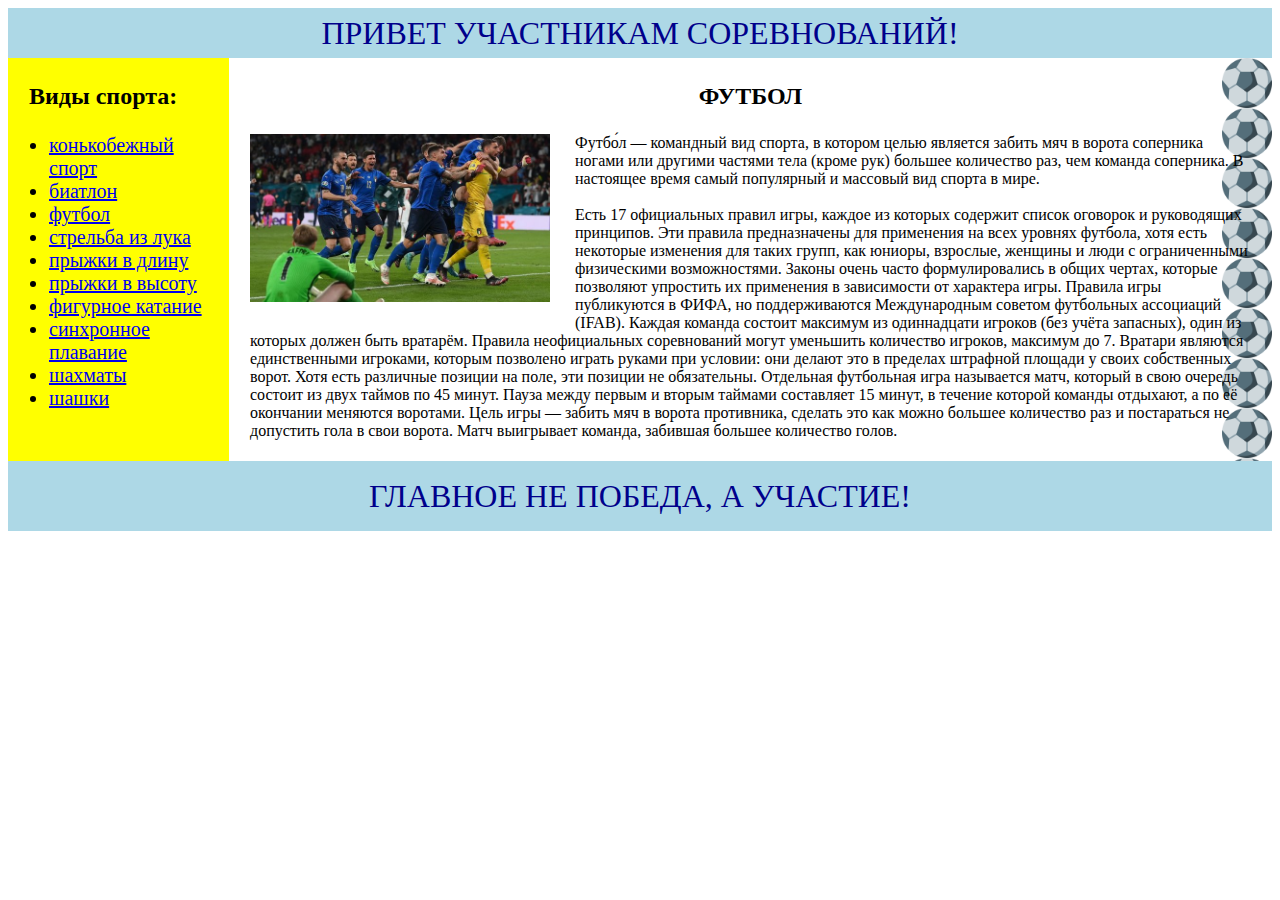
<file: FD-1, DZ5, Pavel Savitski/MAKET_TABLE.html>
<!DOCTYPE html>
<html lang="en">
<head>
    <meta charset="UTF-8">
    <meta http-equiv="X-UA-Compatible" content="IE=edge">
    <meta name="viewport" content="width=device-width, initial-scale=1.0">
    <title>Document</title>
    <style>
        li {font-size: 20px;}
    </style>
</head>
<body>
    <table style="width: 100%; border-spacing: 0;">
        <tr height="50px">
            <td colspan="2" style="font-size: xx-large; text-align: center; background-color: lightblue; color: darkblue">ПРИВЕТ УЧАСТНИКАМ СОРЕВНОВАНИЙ!</td>
        </tr>
        <tr>
            <td style="background-color: yellow; padding-right: 20px; min-width: 200px; max-width: 200px; vertical-align: top;">
                <p style="font-size: x-large; font-weight: bold; padding-left: 20px;">Виды спорта:</p>
                <ul>
                    <li><a href="https://ru.wikipedia.org/wiki/%D0%9A%D0%BE%D0%BD%D1%8C%D0%BA%D0%BE%D0%B1%D0%B5%D0%B6%D0%BD%D1%8B%D0%B9_%D1%81%D0%BF%D0%BE%D1%80%D1%82">конькобежный спорт</a></li>
                    <li><a href="https://ru.wikipedia.org/wiki/%D0%91%D0%B8%D0%B0%D1%82%D0%BB%D0%BE%D0%BD">биатлон</a></li>
                    <li><a href="https://ru.wikipedia.org/wiki/%D0%A4%D1%83%D1%82%D0%B1%D0%BE%D0%BB">футбол</a></li>
                    <li><a href="https://ru.wikipedia.org/wiki/%D0%A1%D1%82%D1%80%D0%B5%D0%BB%D1%8C%D0%B1%D0%B0_%D0%B8%D0%B7_%D0%BB%D1%83%D0%BA%D0%B0_(%D0%B2%D0%B8%D0%B4_%D1%81%D0%BF%D0%BE%D1%80%D1%82%D0%B0)">стрельба из лука</a></li>
                    <li><a href="https://ru.wikipedia.org/wiki/%D0%9F%D1%80%D1%8B%D0%B6%D0%BE%D0%BA_%D0%B2_%D0%B4%D0%BB%D0%B8%D0%BD%D1%83">прыжки в длину</a></li>
                    <li><a href="https://ru.wikipedia.org/wiki/%D0%9F%D1%80%D1%8B%D0%B6%D0%BE%D0%BA_%D0%B2_%D0%B2%D1%8B%D1%81%D0%BE%D1%82%D1%83">прыжки в высоту</a></li>
                    <li><a href="https://ru.wikipedia.org/wiki/%D0%A4%D0%B8%D0%B3%D1%83%D1%80%D0%BD%D0%BE%D0%B5_%D0%BA%D0%B0%D1%82%D0%B0%D0%BD%D0%B8%D0%B5">фигурное катание</a></li>
                    <li><a href="https://ru.wikipedia.org/wiki/%D0%A1%D0%B8%D0%BD%D1%85%D1%80%D0%BE%D0%BD%D0%BD%D0%BE%D0%B5_%D0%BF%D0%BB%D0%B0%D0%B2%D0%B0%D0%BD%D0%B8%D0%B5">синхронное плавание</a></li>
                    <li><a href="https://ru.wikipedia.org/wiki/%D0%A8%D0%B0%D1%85%D0%BC%D0%B0%D1%82%D1%8B">шахматы</a></li>
                    <li><a href="https://ru.wikipedia.org/wiki/%D0%A8%D0%B0%D1%88%D0%BA%D0%B8">шашки</a></li>
                </ul>
            </td>
            <td style="align-content: center; background-image: url('soccer-ball.png'); background-position: right top; background-repeat: repeat-y; background-size: 50px; vertical-align: top;">
                <p style="font-size:x-large; font-weight: bolder; text-align: center; ">ФУТБОЛ</p>
                <p style="margin: 20px;">
                    <img src="volga.jpg" alt="football" style="float: left; margin: 0px 25px 25px 0px; width: 300px;"> 
                    Футбо́л — командный вид спорта, в котором целью является забить мяч в ворота соперника ногами или другими частями тела (кроме рук) большее количество раз, чем команда соперника. В настоящее время самый популярный и массовый вид спорта в мире.<br><br>
                    Есть 17 официальных правил игры, каждое из которых содержит список оговорок и руководящих принципов. Эти правила предназначены для применения на всех уровнях футбола, хотя есть некоторые изменения для таких групп, как юниоры, взрослые, женщины и люди с ограниченными физическими возможностями. Законы очень часто формулировались в общих чертах, которые позволяют упростить их применения в зависимости от характера игры. Правила игры публикуются в ФИФА, но поддерживаются Международным советом футбольных ассоциаций (IFAB).
                    Каждая команда состоит максимум из одиннадцати игроков (без учёта запасных), один из которых должен быть вратарём. Правила неофициальных соревнований могут уменьшить количество игроков, максимум до 7. Вратари являются единственными игроками, которым позволено играть руками при условии: они делают это в пределах штрафной площади у своих собственных ворот. Хотя есть различные позиции на поле, эти позиции не обязательны.
                    Отдельная футбольная игра называется матч, который в свою очередь состоит из двух таймов по 45 минут. Пауза между первым и вторым таймами составляет 15 минут, в течение которой команды отдыхают, а по её окончании меняются воротами.
                    Цель игры — забить мяч в ворота противника, сделать это как можно большее количество раз и постараться не допустить гола в свои ворота. Матч выигрывает команда, забившая большее количество голов.
                </p>
            </td>
        </tr>
        <tr height="70px">
            <td colspan="2" style="text-align: center; background-color: lightblue; font-size: xx-large; color: darkblue;">ГЛАВНОЕ НЕ ПОБЕДА, А УЧАСТИЕ!</td>
        </tr>
    </table>
</body>
</html>
</file>
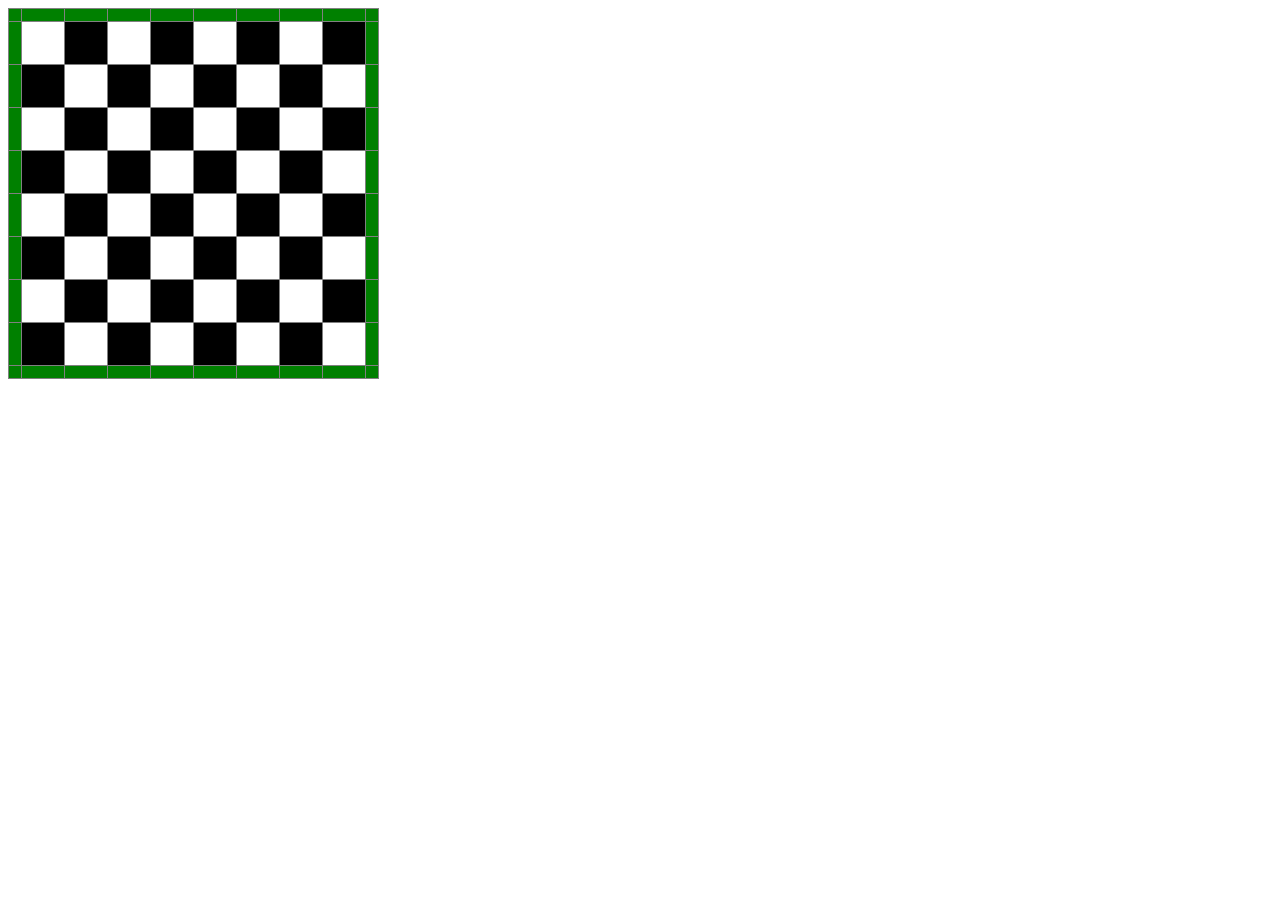
<file: FD-1, DZ6, Pavel Savitski/CSS_Chess.html>
<!DOCTYPE html>
<html lang="en">
<head>
    <meta charset="UTF-8">
    <meta http-equiv="X-UA-Compatible" content="IE=edge">
    <meta name="viewport" content="width=device-width, initial-scale=1.0">
    <title>Document</title>
    <style>
        table {border-collapse: collapse;}
        td {width: 40px; height: 40px;}
        tr:nth-child(odd) td:nth-child(even) {background: black;}
        tr:nth-child(even) td:nth-child(odd) {background: black;}
        tr:first-child td:nth-child(even) {background: green; height: 10px; width: 10px;}
        tr:first-child td:nth-child(odd) {background: green; height: 10px; width: 10px;}
        tr:last-child td:nth-child(even) {background: green; height: 10px; width: 10px;}
        tr:last-child td:nth-child(odd) {background: green; height: 10px; width: 10px;}
        tr:nth-child(odd) td:first-child {background: green; height: 10px; width: 10px;}
        tr:nth-child(even) td:first-child {background: green; height: 10px; width: 10px;}
        tr:nth-child(odd) td:last-child {background: green; height: 10px; width: 10px;}
        tr:nth-child(even) td:last-child {background: green; height: 10px; width: 10px;}
    </style>
</head>
<body>
    <table border=1>
        <tr>
            <td></td>
            <td></td>
            <td></td>
            <td></td>
            <td></td>
            <td></td>
            <td></td>
            <td></td>
            <td></td>
            <td></td>
        </tr>
        <tr>
            <td></td>
            <td></td>
            <td></td>
            <td></td>
            <td></td>
            <td></td>
            <td></td>
            <td></td>
            <td></td>
            <td></td>
        </tr>
        <tr>
            <td></td>
            <td></td>
            <td></td>
            <td></td>
            <td></td>
            <td></td>
            <td></td>
            <td></td>
            <td></td>
            <td></td>
        </tr>
        <tr>
            <td></td>
            <td></td>
            <td></td>
            <td></td>
            <td></td>
            <td></td>
            <td></td>
            <td></td>
            <td></td>
            <td></td>
        </tr>
        <tr>
            <td></td>
            <td></td>
            <td></td>
            <td></td>
            <td></td>
            <td></td>
            <td></td>
            <td></td>
            <td></td>
            <td></td>
        </tr>
        <tr>
            <td></td>
            <td></td>
            <td></td>
            <td></td>
            <td></td>
            <td></td>
            <td></td>
            <td></td>
            <td></td>
            <td></td>
        </tr>
        <tr>
            <td></td>
            <td></td>
            <td></td>
            <td></td>
            <td></td>
            <td></td>
            <td></td>
            <td></td>
            <td></td>
            <td></td>
        </tr>
        <tr>
            <td></td>
            <td></td>
            <td></td>
            <td></td>
            <td></td>
            <td></td>
            <td></td>
            <td></td>
            <td></td>
            <td></td>
        </tr>
        <tr>
            <td></td>
            <td></td>
            <td></td>
            <td></td>
            <td></td>
            <td></td>
            <td></td>
            <td></td>
            <td></td>
            <td></td>
        </tr>
        <tr>
            <td></td>
            <td></td>
            <td></td>
            <td></td>
            <td></td>
            <td></td>
            <td></td>
            <td></td>
            <td></td>
            <td></td>
        </tr>
    </table>
</body>
</html>
</file>
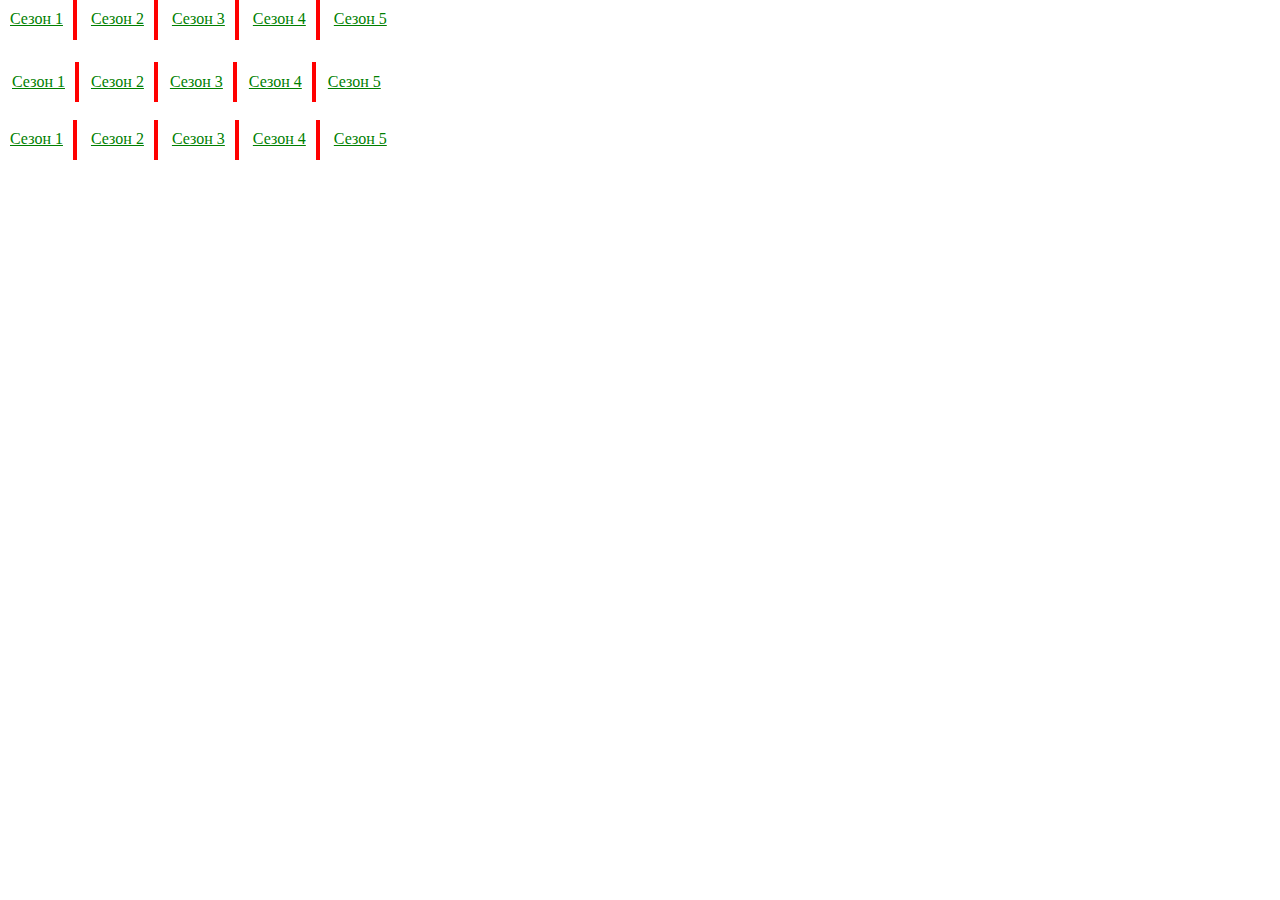
<file: FD-1, DZ6, Pavel Savitski/LINKS.html>
<!DOCTYPE html>
<html lang="en">
<head>
    <meta charset="UTF-8">
    <meta http-equiv="X-UA-Compatible" content="IE=edge">
    <meta name="viewport" content="width=device-width, initial-scale=1.0">
    <title>Document</title>
    <style>
        * {margin: 0; padding: 0; margin-bottom: 20px;}
        .div_1, .div_2, .div_3 {height: 40px;}
        a:hover {color: red;}
        a {color: green;}
        li {display: inline-block; border-right: 4px solid red; padding: 0px 20px 0px 20px; height: 20px; padding: 10px;}
        li:last-child {border-right: none;}
        td {border-right: 4px solid red; padding: 0px 20px 0px 20px; height: 20px; padding: 10px;}
        td:last-child {border-right: none;}
        .div_3 div {display: inline-block; border-right: 4px solid red; padding: 0px 20px 0px 20px; height: 20px; padding: 10px;}
        .div_3 div:last-child {border-right: none;}
    </style>
</head>
<body>
   <div class="div_1">
       <ul>
           <li><a href="http://seasonvar.ru/serial-6432-Vikingi--_psyqhko-0001--sezon.html">Сезон 1</a></li>
           <li><a href="http://seasonvar.ru/serial-8845-Vikingi-_psfjmdr-02--sezon.html">Сезон 2</a></li>
           <li><a href="http://seasonvar.ru/serial-11277-Vikingi-_psepgrn-3--sezon.html">Сезон 3</a></li>
           <li><a href="http://seasonvar.ru/serial-13204-Vikingi--_pstfhma-004--sezon.html">Сезон 4</a></li>
           <li><a href="http://seasonvar.ru/serial-16304-Vikingi-_pswlfbq-000005--sezon.html">Сезон 5</a></li>
       </ul>
   </div>
   <div class="div_2">
       <table>
           <tr>
               <td><a href="http://seasonvar.ru/serial-6432-Vikingi--_psyqhko-0001--sezon.html">Сезон 1</a></td>
               <td><a href="http://seasonvar.ru/serial-8845-Vikingi-_psfjmdr-02--sezon.html">Сезон 2</a></td>
               <td><a href="http://seasonvar.ru/serial-11277-Vikingi-_psepgrn-3--sezon.html">Сезон 3</a></td>
               <td><a href="http://seasonvar.ru/serial-13204-Vikingi--_pstfhma-004--sezon.html">Сезон 4</a></td>
               <td><a href="http://seasonvar.ru/serial-16304-Vikingi-_pswlfbq-000005--sezon.html">Сезон 5</a></td>
           </tr>
       </table>
   </div>
   <div class="div_3">
       <div><a href="http://seasonvar.ru/serial-6432-Vikingi--_psyqhko-0001--sezon.html">Сезон 1</a></div>
       <div><a href="http://seasonvar.ru/serial-8845-Vikingi-_psfjmdr-02--sezon.html">Сезон 2</a></div>
       <div><a href="http://seasonvar.ru/serial-11277-Vikingi-_psepgrn-3--sezon.html">Сезон 3</a></div>
       <div><a href="http://seasonvar.ru/serial-13204-Vikingi--_pstfhma-004--sezon.html">Сезон 4</a></div>
       <div><a href="http://seasonvar.ru/serial-16304-Vikingi-_pswlfbq-000005--sezon.html">Сезон 5</a></div>
   </div>
   </body>
</html>
</file>
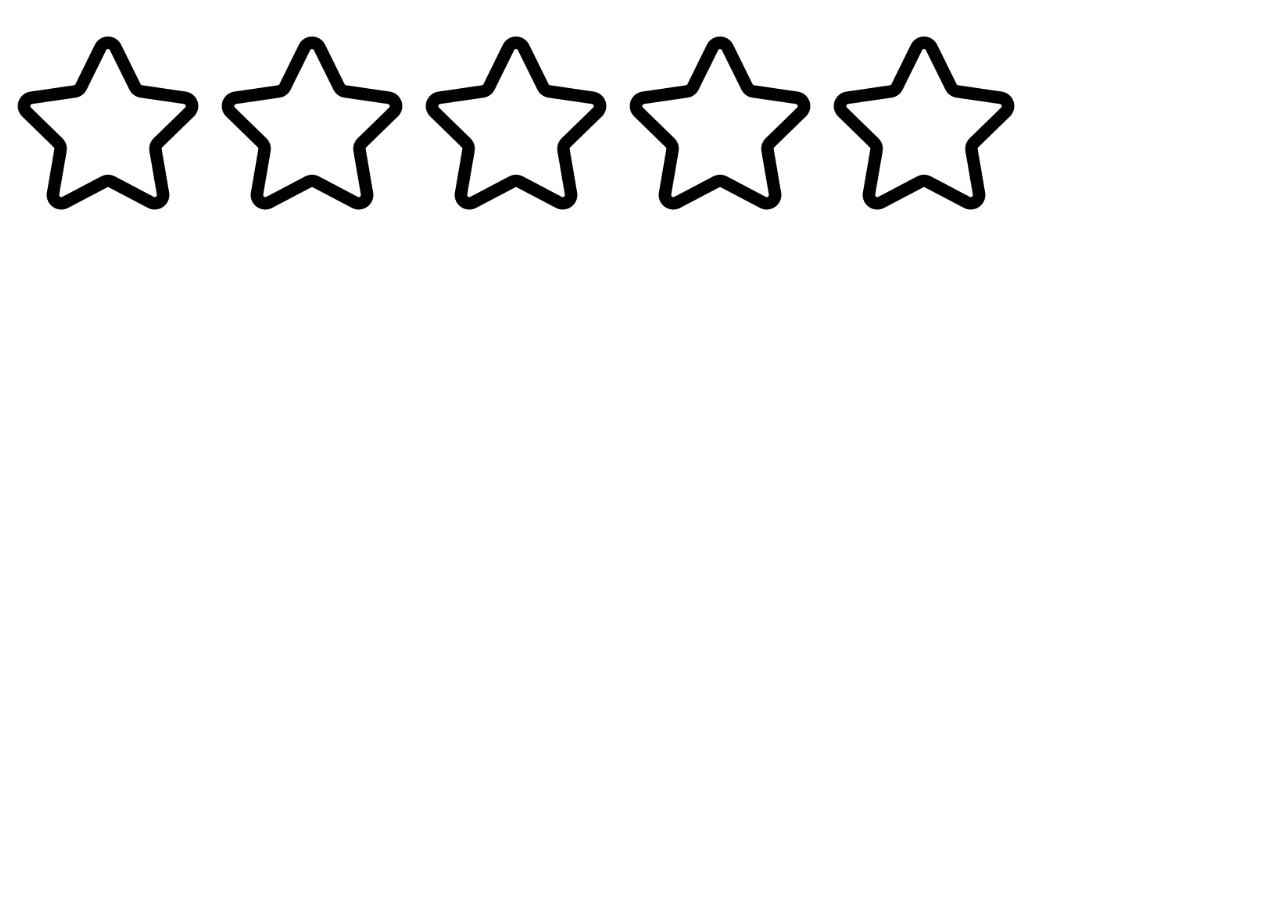
<file: FD-1, DZ7, Pavel Savitski/star.html>
<!DOCTYPE html>
<html lang="en">
<head>
    <meta charset="UTF-8">
    <meta http-equiv="X-UA-Compatible" content="IE=edge">
    <meta name="viewport" content="width=device-width, initial-scale=1.0">
    <title>Document</title>
    <style>
        ul {unicode-bidi: bidi-override; direction:rtl; float: left;}
        li {display: inline-block; width: 200px; height: 200px; background-image: url("star.png"); background-size: 200px 200px; background-repeat: no-repeat;}
        li:hover, li:hover~li {background-image: url("star1.png");}
    </style>
</head>
<body>
    <ul>
        <li></li>
        <li></li>
        <li></li>
        <li></li>
        <li></li>
    </ul>
</body>
</html>
</file>
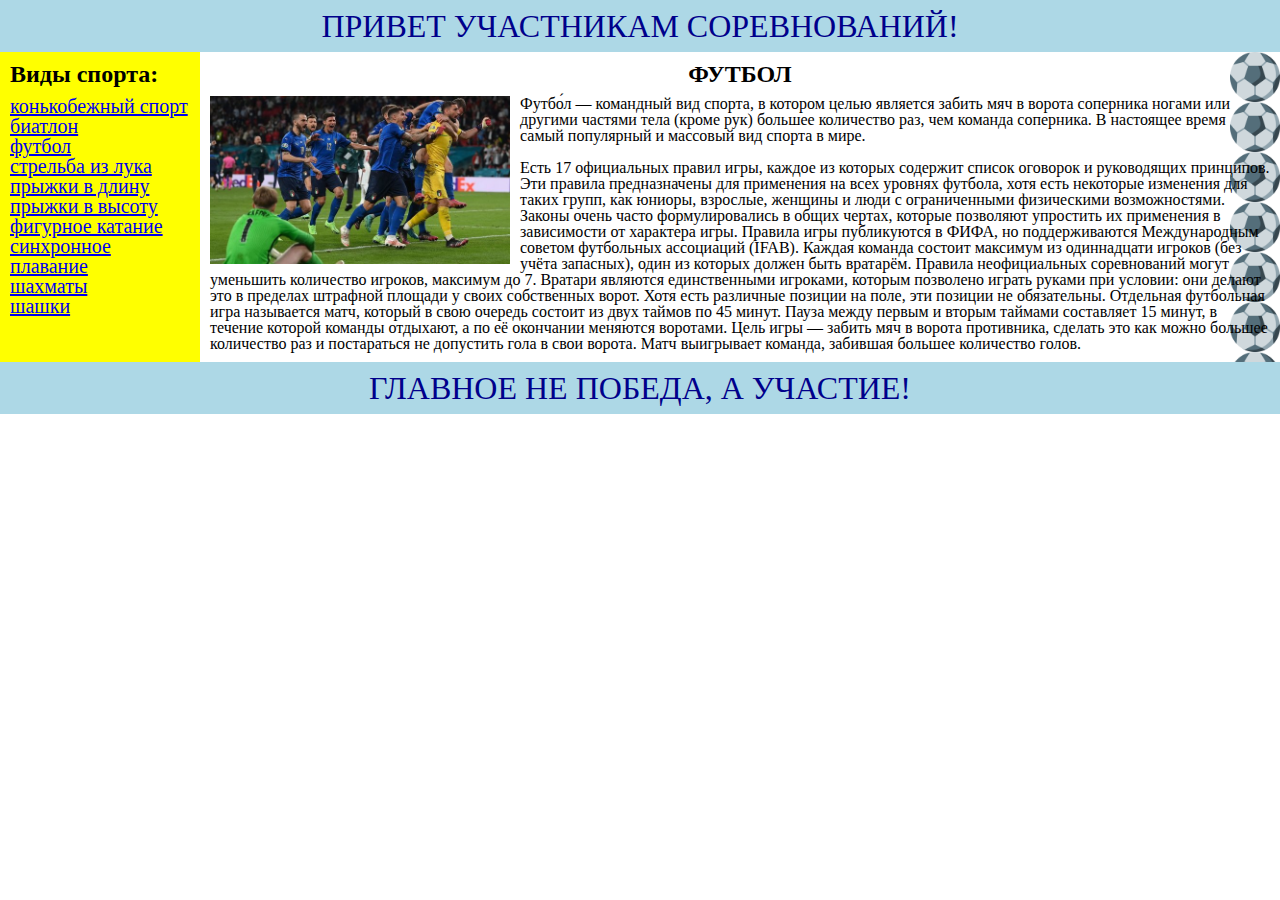
<file: FD-1, DZ8, Pavel Savitski/MAKET_DIV.html>
<!DOCTYPE html>
<html lang="en">
<head>
    <meta charset="UTF-8">
    <meta http-equiv="X-UA-Compatible" content="IE=edge">
    <meta name="viewport" content="width=device-width, initial-scale=1.0">
    <title>Document</title>
    <link rel="stylesheet" href="reset.css">
    <link rel="stylesheet" href="style.css">
</head>
<body>
    <div class="head">ПРИВЕТ УЧАСТНИКАМ СОРЕВНОВАНИЙ!</div>
       <div class="body">
        <div class="menu">
            <p>Виды спорта:</p>
                <ul>
                    <li><a href="https://ru.wikipedia.org/wiki/%D0%9A%D0%BE%D0%BD%D1%8C%D0%BA%D0%BE%D0%B1%D0%B5%D0%B6%D0%BD%D1%8B%D0%B9_%D1%81%D0%BF%D0%BE%D1%80%D1%82">конькобежный спорт</a></li>
                    <li><a href="https://ru.wikipedia.org/wiki/%D0%91%D0%B8%D0%B0%D1%82%D0%BB%D0%BE%D0%BD">биатлон</a></li>
                    <li><a href="https://ru.wikipedia.org/wiki/%D0%A4%D1%83%D1%82%D0%B1%D0%BE%D0%BB">футбол</a></li>
                    <li><a href="https://ru.wikipedia.org/wiki/%D0%A1%D1%82%D1%80%D0%B5%D0%BB%D1%8C%D0%B1%D0%B0_%D0%B8%D0%B7_%D0%BB%D1%83%D0%BA%D0%B0_(%D0%B2%D0%B8%D0%B4_%D1%81%D0%BF%D0%BE%D1%80%D1%82%D0%B0)">стрельба из лука</a></li>
                    <li><a href="https://ru.wikipedia.org/wiki/%D0%9F%D1%80%D1%8B%D0%B6%D0%BE%D0%BA_%D0%B2_%D0%B4%D0%BB%D0%B8%D0%BD%D1%83">прыжки в длину</a></li>
                    <li><a href="https://ru.wikipedia.org/wiki/%D0%9F%D1%80%D1%8B%D0%B6%D0%BE%D0%BA_%D0%B2_%D0%B2%D1%8B%D1%81%D0%BE%D1%82%D1%83">прыжки в высоту</a></li>
                    <li><a href="https://ru.wikipedia.org/wiki/%D0%A4%D0%B8%D0%B3%D1%83%D1%80%D0%BD%D0%BE%D0%B5_%D0%BA%D0%B0%D1%82%D0%B0%D0%BD%D0%B8%D0%B5">фигурное катание</a></li>
                    <li><a href="https://ru.wikipedia.org/wiki/%D0%A1%D0%B8%D0%BD%D1%85%D1%80%D0%BE%D0%BD%D0%BD%D0%BE%D0%B5_%D0%BF%D0%BB%D0%B0%D0%B2%D0%B0%D0%BD%D0%B8%D0%B5">синхронное плавание</a></li>
                    <li><a href="https://ru.wikipedia.org/wiki/%D0%A8%D0%B0%D1%85%D0%BC%D0%B0%D1%82%D1%8B">шахматы</a></li>
                    <li><a href="https://ru.wikipedia.org/wiki/%D0%A8%D0%B0%D1%88%D0%BA%D0%B8">шашки</a></li>
                </ul>
        </div>
        <div class="content">
            <h2>ФУТБОЛ</h2>
            <p><img src="volga.jpg" alt="football"> 
            Футбо́л — командный вид спорта, в котором целью является забить мяч в ворота соперника ногами или другими частями тела (кроме рук) большее количество раз, чем команда соперника. В настоящее время самый популярный и массовый вид спорта в мире.<br><br>
            Есть 17 официальных правил игры, каждое из которых содержит список оговорок и руководящих принципов. Эти правила предназначены для применения на всех уровнях футбола, хотя есть некоторые изменения для таких групп, как юниоры, взрослые, женщины и люди с ограниченными физическими возможностями. Законы очень часто формулировались в общих чертах, которые позволяют упростить их применения в зависимости от характера игры. Правила игры публикуются в ФИФА, но поддерживаются Международным советом футбольных ассоциаций (IFAB).
            Каждая команда состоит максимум из одиннадцати игроков (без учёта запасных), один из которых должен быть вратарём. Правила неофициальных соревнований могут уменьшить количество игроков, максимум до 7. Вратари являются единственными игроками, которым позволено играть руками при условии: они делают это в пределах штрафной площади у своих собственных ворот. Хотя есть различные позиции на поле, эти позиции не обязательны.
            Отдельная футбольная игра называется матч, который в свою очередь состоит из двух таймов по 45 минут. Пауза между первым и вторым таймами составляет 15 минут, в течение которой команды отдыхают, а по её окончании меняются воротами.
            Цель игры — забить мяч в ворота противника, сделать это как можно большее количество раз и постараться не допустить гола в свои ворота. Матч выигрывает команда, забившая большее количество голов.
            </p>
        </div><div style="clear: both;"></div>
       </div>
    <div class="footer">ГЛАВНОЕ НЕ ПОБЕДА, А УЧАСТИЕ!</div>
</body>
</html>
</file>
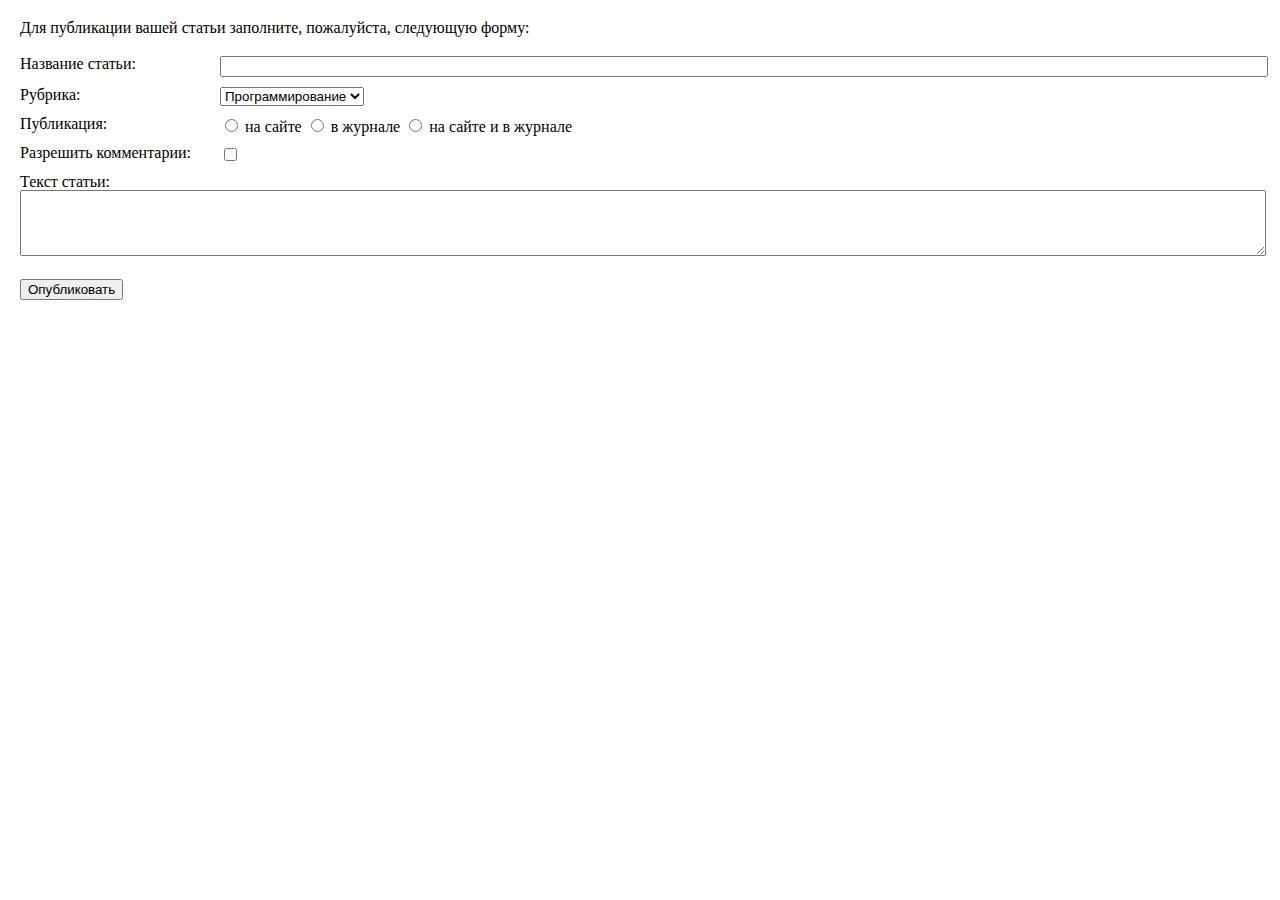
<file: FD-1, DZ9, Pavel Savitski/MAKET_DIV.html>
<!DOCTYPE html>
<html lang="en">

<head>
    <meta charset="UTF-8">
    <meta http-equiv="X-UA-Compatible" content="IE=edge">
    <meta name="viewport" content="width=device-width, initial-scale=1.0">
    <title>Document</title>
    <link rel="stylesheet" href="reset.css">
    <link rel="stylesheet" href="style.css">
</head>

<body>
    <h2>Для публикации вашей статьи заполните, пожалуйста, следующую форму:</h2>
    <form method="post" action="#">
        <div class="contentname">
            <div class="form">
                <label for="name">Название статьи:</label>
            </div>
            <div class="nameinput">
                <input type="text" id="name" name="name">
            </div>
        </div>
        <div class="rubriccontent">
            <div class="form">
                <label for="rubric">Рубрика:</label>
            </div>
            <select id="rubric" name="rubric">
                <option value="program">Программирование</option>
                <option value="read">Чтение</option>
                <option value="run">Бег</option>
                <option value="swim">Плавание</option>
            </select>
        </div>
        <div class="publicationcontent">
            <div class="form">
                <label for="publication">Публикация:</label>
            </div>
            <div class="radioform">
                <div>
                    <input type="radio" id="site" name="publicationcontent" value="site">
                    <label for="site">на сайте</label>
                </div>
                <div>
                    <input type="radio" id="mag" name="publicationcontent" value="mag">
                    <label for="mag">в журнале</label>
                </div>
                <div>
                    <input type="radio" id="sitemag" name="publicationcontent" value="sitemag">
                    <label for="sitemag">на сайте и в журнале</label>
                </div>
            </div>
        </div>
        <div class="commentcontent">
            <div class="form">
                <label for="comment">Разрешить комментарии:</label>
            </div>
            <input type="checkbox" id="comment" name="comment" value="comment">
        </div>
        <div class="textcontent">
            <label for="text">Текст статьи:</label><br>
            <textarea id="text" name="text" rows="4"></textarea>
        </div>
        <div class="footer">
            <input type="submit" value="Опубликовать">
        </div>
    </form>
</body>

</html>
</file>
<file: Dyplom/index.css>
html,
body {
    min-width: 1110px;
}

.main-header {
    margin-top: 51px;
    margin-bottom: 44px;
    position: relative;
}

.main-navigation {
    display: flex;
    align-items: center;
    max-width: 1110px;
    margin: 0 auto;
    justify-content: space-between;
    flex-wrap: wrap;
}

.logo {
    display: flex;
    align-items: center;
    width: 139px;
    justify-content: space-between;
    text-decoration: none;
    font-family: 'Raleway';
    font-style: normal;
    font-weight: 500;
    font-size: 16px;
    line-height: 19px;
    letter-spacing: 0.1em;
    text-transform: uppercase;
    color: #000000;
}

.site-navigation {
    width: 400px;
    list-style: none;
    display: flex;
    justify-content: space-between;
}

.site-navigation a {
    text-decoration: none;
    font-family: 'Raleway';
    font-style: normal;
    font-weight: 400;
    font-size: 15px;
    line-height: 140%;
    letter-spacing: 0.02em;
    color: #000000;
    transition: all 0,5s ease;
}

.site-navigation a:hover {
    font-weight: 700;
    color: #6E9C9F;
}

.phne {
    display: flex;
    align-items: center;
    justify-content: space-between;
}

.phne-img {
    background: url(image/phone.svg);
    display: block;
    width: 27px;
    height: 27px;
    transition: all 500ms ease;
}
.phne-img:hover {
    background: url(image/phone2.svg);
}

.phne p {
    font-family: 'Raleway';
    font-style: normal;
    font-weight: 400;
    font-size: 15px;
    line-height: 140%;
    letter-spacing: 0.02em;
    color: #000000;
    margin: 0px 67px 0px 9px;
}
.season {
    background-color: #F1EADC;
}
.container-season {
    display: flex;
    align-items: center;
    max-width: 1110px;
    margin: 0 auto;
    justify-content: space-between;
    flex-wrap: wrap;
}

.text-season {
    position: relative;
    margin-bottom: 160px;
}

.shop-bttn {
    display: flex;
    align-items: center;
    margin-left: 75px;
    width: 310px;
    text-decoration: none;
}

.arrow {
    display: flex;
    align-items: center;
    justify-content: center;
    width: 68px;
    height: 68px;
    background: white;
}

.bttn-text {
    display: flex;
    flex-direction: row;
    align-items: center;
    justify-content: center;
    width: 243px;
    height: 68px;
    background: #6E9C9F;
    font-family: 'Raleway';
    font-style: normal;
    font-weight: 400;
    font-size: 17px;
    line-height: 138.9%;
    letter-spacing: 0.02em;
    color: #FFFFFF;
    transition: all 500ms ease;
}
.bttn-text:hover {
    background: #509498;
}

.text-season h2 {
    font-family: 'Raleway';
    font-style: normal;
    font-weight: 500;
    font-size: 55px;
    line-height: 110%;
    letter-spacing: 0.02em;
    color: black;
    width: 585px;
    height: 122px;
    margin-top: 145px;
    margin-bottom: 45px;
}

.text-season p {
    width: 385px;
    height: 84px;
    font-family: 'Raleway';
    font-style: normal;
    font-weight: 400;
    font-size: 20px;
    line-height: 140%;
    text-align: right;
    letter-spacing: 0.02em;
    color: black;
    margin-bottom: 52px;
}

.season-bckgrnd {
    position: absolute;
    width: 40%;
    height: 826px;
    right: 0;
    top: 0;
    background: #F1EADC;
    z-index: -2;
}

/* .girl1 {
    background-image: url(image/girl1.png);
    position: absolute;
    z-index: -1;
    width: 434px;
    height: 652px;
} */
.container-collection {
    max-width: 1110px;
    margin: 0 auto;
}

.container-collection h2 {
    font-family: 'Raleway';
    font-style: normal;
    font-weight: 500;
    font-size: 40px;
    line-height: 110%;
    letter-spacing: 0.02em;
    color: #000000;
    margin-bottom: 92px;
    margin-top: 160px;
}

.product {
    display: flex;
    justify-content: space-between;
}

.product h3 {
    font-family: 'Raleway';
    font-style: normal;
    font-weight: 500;
    font-size: 20px;
    line-height: 140%;
    letter-spacing: 0.02em;
    color: #000000;
    margin-top: 24px;
    margin-bottom: 7px;
    text-align: center;
}

.product p {
    font-family: 'Raleway';
    font-style: normal;
    font-weight: 500;
    font-size: 15px;
    line-height: 140%;
    letter-spacing: 0.02em;
    color: #998E78;
    text-align: center;
}
.prdct:before {
    content:'';
	position: absolute;
	height: 478px;
	background-color: rgba(110, 156, 159, 0.77);
    background-image: url(image/arrowright.svg);
    background-repeat: no-repeat;
    background-position-x: center;
    background-position-y: center;
	transition: all 0.5s ease;
}
.prdct:hover:before {
	width: 350px;
}
.product div {
    display: flex;
    align-items: center;
}

.container-collection a {
    text-decoration: none;
}

.bttn-text2 {
    display: flex;
    align-items: center;
    justify-content: center;
    width: 243px;
    height: 68px;
    font-family: 'Raleway';
    font-style: normal;
    font-weight: 400;
    font-size: 17px;
    line-height: 138.9%;
    letter-spacing: 0.02em;
    color: #6E9C9F;
    border-width: 1px;
    border-color: #6E9C9F;
    border-style: solid;
    margin: 0 auto;
    margin-top: 80px;
    margin-bottom: 146px;
    transition: all 500ms ease;
}
.bttn-text2:hover {
    width: 243px;
    height: 68px;
    background: #6E9C9F;
    color: #ffffff;
}

.benefits {
    max-width: 1110px;
    margin: 0 auto;
}

.benefits h2 {
    font-family: 'Raleway';
    font-style: normal;
    font-weight: 500;
    font-size: 40px;
    line-height: 110%;
    letter-spacing: 0.02em;
    color: #000000;
    margin-bottom: 92px;
}

.container-benefits {
    display: flex;
    justify-content: space-between;
}

.container-benefits h3 {
    font-family: 'Raleway';
    font-style: normal;
    font-weight: 500;
    font-size: 25px;
    line-height: 140%;
    letter-spacing: 0.02em;
    color: #000000;
    margin-top: 37px;
    margin-bottom: 24px;
}

.container-benefits p {
    font-family: 'Raleway';
    font-style: normal;
    font-weight: 500;
    font-size: 17px;
    line-height: 140%;
    letter-spacing: 0.02em;
    color: #000000;
    width: 305px;
    height: 115px;
    margin-bottom: 130px;
}

.comand {
    max-width: 1110px;
    margin: 0 auto;
    margin-bottom: 130px;
}

.comand h2 {
    font-family: 'Raleway';
    font-style: normal;
    font-weight: 500;
    font-size: 40px;
    line-height: 110%;
    letter-spacing: 0.02em;
    color: #000000;
    margin-bottom: 92px;
}

.container-comand {
    display: flex;
    align-items: center;
    justify-content: space-between;
}

.comand-text {
    width: 255px;
}

.comand-text h3 {
    font-family: 'Raleway';
    font-style: normal;
    font-weight: 500;
    font-size: 25px;
    line-height: 140%;
    letter-spacing: 0.02em;
    color: #000000;
    margin-bottom: 28px;
}

.comand-text p {
    font-family: 'Raleway';
    font-style: normal;
    font-weight: 500;
    font-size: 17px;
    line-height: 140%;
    letter-spacing: 0.02em;
    color: #000000;
    margin-bottom: 28px;
}

.comand-text a {
    text-decoration: none;
    font-family: 'Raleway';
    font-style: normal;
    font-weight: 500;
    font-size: 17px;
    line-height: 140%;
    letter-spacing: 0.02em;
    color: #6E9C9F;
}

.comand-text a:hover {
    border-bottom: 1px solid #6E9C9F;
}

footer {
    background: #F1EADC;
    padding-top: 101px;
    padding-bottom: 101px;
}

.footer-menu {
    max-width: 1110px;
    margin: 0 auto;
    display: flex;
    justify-content: space-between;
}

.policy {
    display: flex;
    flex-direction: column;
}

.footer-logo {
    display: flex;
    align-items: center;
    width: 139px;
    justify-content: space-between;
    text-decoration: none;
    font-family: 'Raleway';
    font-style: normal;
    font-weight: 500;
    font-size: 16px;
    line-height: 19px;
    letter-spacing: 0.1em;
    text-transform: uppercase;
    color: #000000;
    margin-bottom: 70px;
}

.public {
    text-decoration: none;
    font-family: 'Raleway';
    font-style: normal;
    font-weight: 400;
    font-size: 13px;
    line-height: 140%;
    letter-spacing: 0.02em;
    color: #000000;
    margin-bottom: 6px;
}

.public:hover {
    font-weight: 700;
    color: #6E9C9F;
}

.footer-navigation {
    width: 400px;
    list-style: none;
    display: flex;
    justify-content: space-between;
}

.footer-navigation a {
    text-decoration: none;
    font-family: 'Raleway';
    font-style: normal;
    font-weight: 400;
    font-size: 15px;
    line-height: 140%;
    letter-spacing: 0.02em;
    color: #000000;
}

.footer-navigation a:hover {
    font-weight: 700;
    color: #6E9C9F;
}

.shop {
    display: flex;
    flex-direction: column;
    margin-top: 39px;
}

.shop a {
    margin-bottom: 10px;
    font-family: 'Raleway';
    font-style: normal;
    font-weight: 400;
    font-size: 13px;
    line-height: 140%;
    letter-spacing: 0.02em;
    color: #000000;
}

.shop a:hover {
    font-weight: 700;
    color: #6E9C9F;
}

.contact {
    display: flex;
    flex-direction: column;
    align-items: flex-end;
}

.phone {
    font-family: 'Raleway';
    font-style: normal;
    font-weight: 400;
    font-size: 15px;
    line-height: 140%;
    letter-spacing: 0.02em;
    color: #000000;
    margin-bottom: 9px;
}

.mail {
    font-family: 'Raleway';
    font-style: normal;
    font-weight: 400;
    font-size: 15px;
    line-height: 140%;
    letter-spacing: 0.02em;
    color: #000000;
    margin-bottom: 31px;
}

.social-media {
    display: flex;
    justify-content: space-between;
    align-items: center;
    width: 90px;
    margin-bottom: 31px;
}
</file>
<file: FD-1, DZ11, Pavel Savitski/style.css>
html {
    font-family: -apple-system, BlinkMacSystemFont, 'Segoe UI', Roboto, Oxygen, Ubuntu, Cantarell, 'Open Sans', 'Helvetica Neue', sans-serif;
}
.main-navigation {
    min-height: 90px;
    align-items: center;
    max-width: 1170px;
    margin: 0 auto;
    display: flex;
    justify-content: space-between;
}

.triangle {
    width: 0;
    height: 0;
    border-bottom: 34px solid #b1d442;
    border-left: 34px solid transparent;
    margin-right: 14px;
}

.site-navigation {
    min-height: 90px;
    display: flex;
    align-items: flex-end;
    overflow: hidden;
}

.site-navigation a {
    float: left;
    display: block;
    color: grey;
    padding-left: 14px;
    padding-right: 14px;
    padding-bottom: 30px;
    text-decoration: none;
    font-size: 14px;
    font-weight: 500;
    border-bottom: 7px solid transparent;
}

.site-navigation a:hover {
    border-bottom: 7px solid #b1d442;
    color: black
}

.logo {
    display: flex;
    font-size: 34px;
    font-weight: bold;
    text-decoration: none;
    color: black;
    width: 194px;
    min-height: 40px;
    justify-content: space-between;
    align-items: baseline;
    margin-left: 10px;
}

.old {
    background: url(image/old.jpg);
    width: 100%;
    max-width: 1920px ;
}

.content-old {
    display: flex;
    justify-content: flex-end;
    min-height: 650px;
    align-items: center;
    max-width: 1170px;
    margin: 0 auto;
}

.note-old {
    display: flex;
    justify-content: space-around;
    align-items: center;
    position: relative;
    width: 470px;
    min-height: 470px;
    background: linear-gradient(to left top, transparent 50%, #b1d442 0) no-repeat 100% 100% / 58px 58px,
        linear-gradient(-45deg, transparent 41px, #ffffff 0);
    margin: 0px 10px 0px 10px;
}

.note-old::before {
    content: ' ';
    position: absolute;
    top: 412px;
    right: 58px;
    background: linear-gradient(to left bottom, transparent 50%, rgba(110, 110, 110, 0.1) 0) 100% 0 no-repeat;
    width: 58px;
    height: 58px;
    transform: rotate(270deg);
}

.text-old {
    color: #b1d442;
    max-width: 370px;
    font-size: 58px;
    font-weight: lighter;
    line-height: 1.2;
    margin: 10px;
}

.property {
    background-color: #f6f6f6;
    width: 100%;
    min-height: 450px;
}

.content-property {
    display: flex;
    flex-wrap: wrap;
    justify-content: space-between;
    align-items: center;
    max-width: 1170px;
    min-height: 450px;
    margin: 0 auto;
}

.note-content {
    position: relative;
    width: 270px;
    height: 270px;
    background: linear-gradient(to left top, transparent 50%, #b1d442 0) no-repeat 100% 100% / 58px 58px,
        linear-gradient(-45deg, transparent 41px, #9cc038 0);
    margin-left: 10px;
}
.note-content:last-child {
    position: relative;
    width: 270px;
    height: 270px;
    background: linear-gradient(to left top, transparent 50%, #b1d442 0) no-repeat 100% 100% / 58px 58px,
        linear-gradient(-45deg, transparent 41px, #9cc038 0);
    margin-left: 10px;
    margin-right: 10px;
}
.note-content::before {
    content: ' ';
    position: absolute;
    top: 212px;
    right: 58px;
    background: linear-gradient(to left bottom, transparent 50%, rgba(110, 110, 110, 0.1) 0) 100% 0 no-repeat;
    width: 58px;
    height: 58px;
    transform: rotate(270deg);
}

.note-content:hover {
    background: #9cc038;
}

.note-content:hover::before {
    width: 12px;
    height: 12px;
    border-top: 3px solid #ffffff;
    border-right: 3px solid #ffffff;
    margin-right: 60px;
    transform: rotate(45deg);
    top: 228px;
    right: -35px;
    background: none;
}

a {
    text-decoration: none;
}

.note-content h2 {
    color: white;
    font-size: 32px;
    font-weight: 500;
    line-height: 1.5;
    margin-left: 32px;
    margin-top: 30px;
    margin-bottom: 18px;
}

.note-content p {
    color: white;
    font-size: 14px;
    margin-left: 32px;
    margin-right: 60px;
    line-height: 1.5;
}

.content-family {
    display: flex;
    flex-wrap: wrap;
    justify-content: space-around;
    min-height: 484px;
    align-items: center;
    max-width: 1170px;
    margin: 0 auto;
}

.content-family img {
    max-width: 1104px;
    min-width: 220px;
    margin: 10px;
}

.family-note {
    max-width: 558px;
    min-height: 314px;
    margin: 10px;
}

.family-note h2 {
    font-size: 32px;
    font-weight: 500;
    margin-bottom: 20px;
}

.family-note h3 {
    font-size: 24px;
    color: #9cc038;
    line-height: 1.4;
    font-weight: 400;
    margin-bottom: 30px;
}

.family-note p {
    line-height: 2;
    font-size: 14px;
}

.girl {
    background: url(image/girl.jpg);
    width: 100%;
    max-width: 1920px;
}

.content-girl {
    display: flex;
    justify-content: flex-end;
    min-height: 650px;
    align-items: center;
    max-width: 1170px;
    margin: 0 auto;
}

.note-girl {
    display: flex;
    justify-content: space-around;
    align-items: center;
    position: relative;
    width: 470px;
    min-height: 470px;
    background: linear-gradient(to left top, transparent 50%, #b1d442 0) no-repeat 100% 100% / 58px 58px,
        linear-gradient(-45deg, transparent 41px, #9cc038 0);
    margin: 0px 10px 0px 10px;    
}

.note-girl::before {
    content: ' ';
    position: absolute;
    top: 412px;
    right: 58px;
    background: linear-gradient(to left bottom, transparent 50%, rgba(110, 110, 110, 0.1) 0) 100% 0 no-repeat;
    width: 58px;
    height: 58px;
    transform: rotate(270deg);
}

.text-girl {
    color: #ffffff;
    max-width: 370px;
    min-height: 192px;
    font-size: 58px;
    font-weight: lighter;
    line-height: 1.2;
}

.hypnotherapy {
    min-height: 560px;
    align-items: center;
    max-width: 1170px;
    margin: 0 auto;
}

.hypnotherapy h2 {
    font-size: 32px;
    font-weight: 500;
    text-align: center;
    margin: 82px 10px 58px 10px;
}

.content-hypnotherapy {
    display: flex;
    justify-content: space-between;
    min-height: 350px;
    max-width: 1170px;
}

.note-hypnotherapy {
    min-height: 350px;
    max-width: 330px;
    margin: 10px;
}

.note-hypnotherapy h3 {
    font-size: 24px;
    color: #9cc038;
    line-height: 1.4;
    font-weight: 400;
    margin-bottom: 20px;
}

.note-hypnotherapy p {
    line-height: 1.5;
    font-size: 14px;
}

.arrow {
    position: relative;
    width: 50px;
    height: 50px;
    background: #9cc038;
    margin-top: 22px;
}

.arrow:after {
    position: absolute;
    top: 17px;
    left: 14px;
    content: '';
    display: block;
    width: 12px;
    height: 12px;
    border-left: 3px solid rgb(255, 255, 255);
    border-bottom: 3px solid rgb(255, 255, 255);
    transform: rotate(-135deg);
}

.arrow:hover {
    background: #f6f6f6;
}

.arrow:hover::after {
    border-left: 3px solid rgb(0, 0, 0);
    border-bottom: 3px solid rgb(0, 0, 0);
}

.two {
    background-color: #9cc038;
    width: 100%;
    min-height: 585px;
}

.content-two {
    display: flex;
    flex-wrap: wrap;
    justify-content: space-around;
    min-height: 585px;
    align-items: center;
    max-width: 1170px;
    margin: 0 auto;
}

.pic-two {
    max-width: 565px;
    min-height: 404px;
    background: url(image/two.jpg);
    margin: 10px;
}

.note-two {
    position: relative;
    max-width: 565px;
    min-height: 404px;
    background: linear-gradient(to left top, transparent 50%, #b1d442 0) no-repeat 100% 100% / 58px 58px,
        linear-gradient(-45deg, transparent 41px, #ffffff 0);
    margin: 10px;
}

.note-two::before {
    content: ' ';
    position: absolute;
    top: 346px;
    right: 58px;
    background: linear-gradient(to left bottom, transparent 50%, rgba(110, 110, 110, 0.1) 0) 100% 0 no-repeat;
    width: 58px;
    height: 58px;
    transform: rotate(270deg);
}

.pic-two h2 {
    max-width: 565px;
    font-size: 32px;
    font-weight: 500;
    margin-left: 50px;
    padding-top: 45px;
    margin-bottom: 58px;
    color: #ffffff;
    line-height: 1.5;
}

.pic-two p {
    line-height: 1.8;
    max-width: 565px;
    font-size: 14px;
    font-weight: 500;
    margin-left: 50px;
    margin-top: -43px;
    margin-bottom: 30px;
    margin-right: 60px;
    color: #ffffff;
}

.note-two h2 {
    max-width: 565px;
    font-size: 32px;
    margin-left: 50px;
    padding-top: 45px;
    margin-bottom: 58px;
    color: #9cc038;
    line-height: 1.5;
}

.note-two p {
    line-height: 1.8;
    max-width: 565px;
    font-size: 14px;
    margin-left: 50px;
    margin-top: -43px;
    margin-bottom: 30px;
    margin-right: 60px;
    color: #000000;
}

.pic-two::after {
    position: absolute;
    top: 17px;
    left: 14px;
    content: '';
    display: block;
    width: 12px;
    height: 12px;
    border-left: 3px solid rgb(255, 255, 255);
    border-bottom: 3px solid rgb(255, 255, 255);
    transform: rotate(-135deg);
}

.blog {
    min-height: 450px;
}

.blog-content {
    display: flex;
    flex-wrap: wrap;
    justify-content: space-between;
    align-items: center;
    max-width: 1170px;
    min-height: 450px;
    margin: 0 auto;
}

.blog-note {
    align-items: center;
    position: relative;
    width: 370px;
    min-height: 270px;
    background: linear-gradient(to left top, transparent 50%, #b1d442 0) no-repeat 100% 100% / 58px 58px,
        linear-gradient(-45deg, transparent 41px, #9cc038 0);
}

.blog-note::before {
    content: ' ';
    position: absolute;
    top: 212px;
    right: 58px;
    background: linear-gradient(to left bottom, transparent 50%, rgba(110, 110, 110, 0.1) 0) 100% 0 no-repeat;
    width: 58px;
    height: 58px;
    transform: rotate(270deg);
}

.blog-content img {
    margin-left: 30px;
    margin-top: 30px;
    width: 90px;
    height: 90px;
    border-radius: 50%;
}

.blog-note h2 {
    width: 120px;
    font-size: 32px;
    color: white;
    line-height: 1.5;
    display: block;
    margin-top: 30px;
}

.blog-note-head {
    display: flex;
    align-items: center;
    justify-content: space-between;
    width: 370px;
}

.blog-note-head p {
    margin-right: 30px;
    width: 53px;
    height: 115px;
    color: #b1d442;
    font-size: 150px;
    font-family: 'Gill Sans', 'Gill Sans MT', Calibri, 'Trebuchet MS', sans-serif;
}

.blog-note-text {
    line-height: 1.8;
    font-size: 14px;
    color: #ffffff;
    margin: 15px 60px 30px 30px;
}

footer {
    background-color: #f6f6f6;
    min-height: 490px;
    width: 100%;
}

.contacts {
    display: flex;
    justify-content: space-between;
    max-width: 1170px;
    min-height: 385px;
    margin: 0 auto;
}

.navigation, .members, .follow {
    margin: 90px 10px 10px 10px;
    max-width: 280px;
    height: 220px;
}

.location {
    margin: 90px 10px 10px 10px;
    max-width: 200px;
    height: 220px;
}

.contacts h3 {
    font-weight: 500;
    font-size: 14px;
}

.navigation ul {
    margin-top: 40px;
}

.navigation li {
    margin-bottom: 20px;
}

.navigation a {
    color: grey;
}

.navigation a:hover {
    color: #b1d442;
}

.members ul {
    margin-top: 40px;
}

.members li {
    margin-bottom: 20px;
}

.members a {
    color: grey;
}

.members a:hover {
    color: #b1d442;
}

.follow ul {
    margin-top: 40px;
}

.social-media {
    margin-bottom: 10px;
}

.social-media div {
    width: 50px;
    height: 50px;
    background-color: #9cc038;
    display: flex;
    align-items: center;
    justify-content: center;
}

.social-media a {
    color: grey;
    display: flex;
    align-items: center;
}

.social-media p {
    margin-left: 20px;
}

.social-media img {
    height: 24px;
}

.house {
    height: 50px;
    margin-bottom: 10px;
}

.house div {
    max-width: 220px;
    height: 50px;
    display: flex;
    align-items: center;
    background-color: #f6f6f6;
}

.location img {
    height: 24px;
}

.location ul {
    margin-top: 40px;
}

.location p {
    margin-left: 20px;
    color: grey;
    line-height: 1.5;
}

.privacy {
    max-width: 1170px;
    height: 105px;
    margin: 0 auto;
    display: flex;
}
.privacy div {
    display: flex;
}
.policy a {
    color: #9cc038;
    margin-left: 5px;
}
.policy {
    margin-top: 18px;
    margin-left: 10px;
}
@media screen and (max-width: 1110px) {
    .blog-note:first-child {
        width: 100%;
        margin-top: 20px;
        margin-bottom: 10px;
        min-height: 200px;
    }
    .blog-note {
        width: 100%;
        margin: 10px;
        min-height: 200px;
    }
    .blog-note:last-child {
        width: 100%;
        margin-bottom: 20px;
        min-height: 200px;
    }
    .blog-note::before {
        top: 142px;
        right: 58px;
    }  
}
@media screen and (max-width: 1130px) {
    .note-content {
        width: 100%;
        margin: 10px 10px 0px 10px;
    }
    .note-content:first-child {
        margin: 20px 10px 0px 10px;
    }
    .note-content:last-child {
        width: 100%;
        margin: 10px 10px 20px 10px;
    }
}
@media screen and (max-width: 680px) {
    .main-navigation {
        flex-direction: column;
    }
}
@media screen and (max-width: 480px) {
    .main-navigation {
        flex-direction: column;
    }
    .site-navigation {
        flex-direction: column;
    }
    .main-navigation {
        display:block ;
    }
    .site-navigation {
        align-items: flex-start;
    }
    .site-navigation a {
        margin-top: 10px;
    }
    .content-hypnotherapy {
        display: block;
    }

@media screen and (max-width: 600px) {
    .contacts {
        display: block;
    }
    
}
</file>
<file: FD-1, DZ10, Pavel Savitski/style.css>
img {
    width: 300px;
    position: absolute;
}
</file>
<file: FD-1, DZ8, Pavel Savitski/style.css>
.head {
    font-size: xx-large;
    text-align: center;
    background-color: lightblue;
    color: darkblue;
    padding: 10px}
.body {
    border-left: 200px solid yellow;
    background-image: url('soccer-ball.png');
    background-position: right top;
    background-repeat: repeat-y;
    background-size: 50px}
.menu {
    width: 180px;
    float: left;
    margin-left: -200px;
    padding: 10px}
.menu p {
    font-size: x-large;
    font-weight: bold}
.menu ul {
    list-style: disc;
    margin-top: 10px}      
.menu li {
    font-size: 20px}
.content {
    padding: 10px}
.content h2 {
    font-size:x-large;
    font-weight: bolder;
    text-align: center}
.content img {
    float: left;
    width: 300px;
    margin-right: 10px}
.content p {
    margin-top: 10px}    
.footer {font-size: xx-large;
    text-align: center;
    background-color: lightblue;
    color: darkblue;
    padding: 10px;clear:both}
@media screen and (max-width: 580px) {
    .body {
        border-left: none;
        background-image: none;}
    .menu {
        background-color: yellow;
        width: calc(100% - 20px);
        float: none;
        padding: 10px;
        margin-left: 0px}
    .menu p {
        width: 100%;
        font-size: x-large;
        font-weight: bold;
        text-align: center;
        margin-bottom: 10px;}
    .menu li {
        display: inline-block;
        margin: 10px}  
    .menu ul {
        text-align: center ;
        list-style: none;
        width: 100%}
    .content img {
        float: none;
        margin-right: 0px;
        width: 100%;}
    .content p {
        margin-top: 20px}    
    }
</file>
<file: FD-1, DZ9, Pavel Savitski/style.css>
body {
    margin: 20px;
}
h2, .textcontent {
    margin-bottom: 20px;
}
.contentname, .rubriccontent, .publicationcontent, .commentcontent {
    margin-bottom: 10px;
}
.form {
    width: 200px;
    float: left;
}
.nameinput {
    margin-left: 200px;
}
.nameinput input {
    width: 100%
}
.radioform div{
    width:fit-content;
    display: inline-block;
   }
textarea {
    width: 100%;
}
@media screen and (max-width:640px) {
   .form {
       float: none;
   }
   .commentcontent .form {
       float: left;
   }
   .nameinput {
       margin-left: 0px;
   }
   .radioform div{
    width:fit-content;
    display: block;
   }
}
</file>
